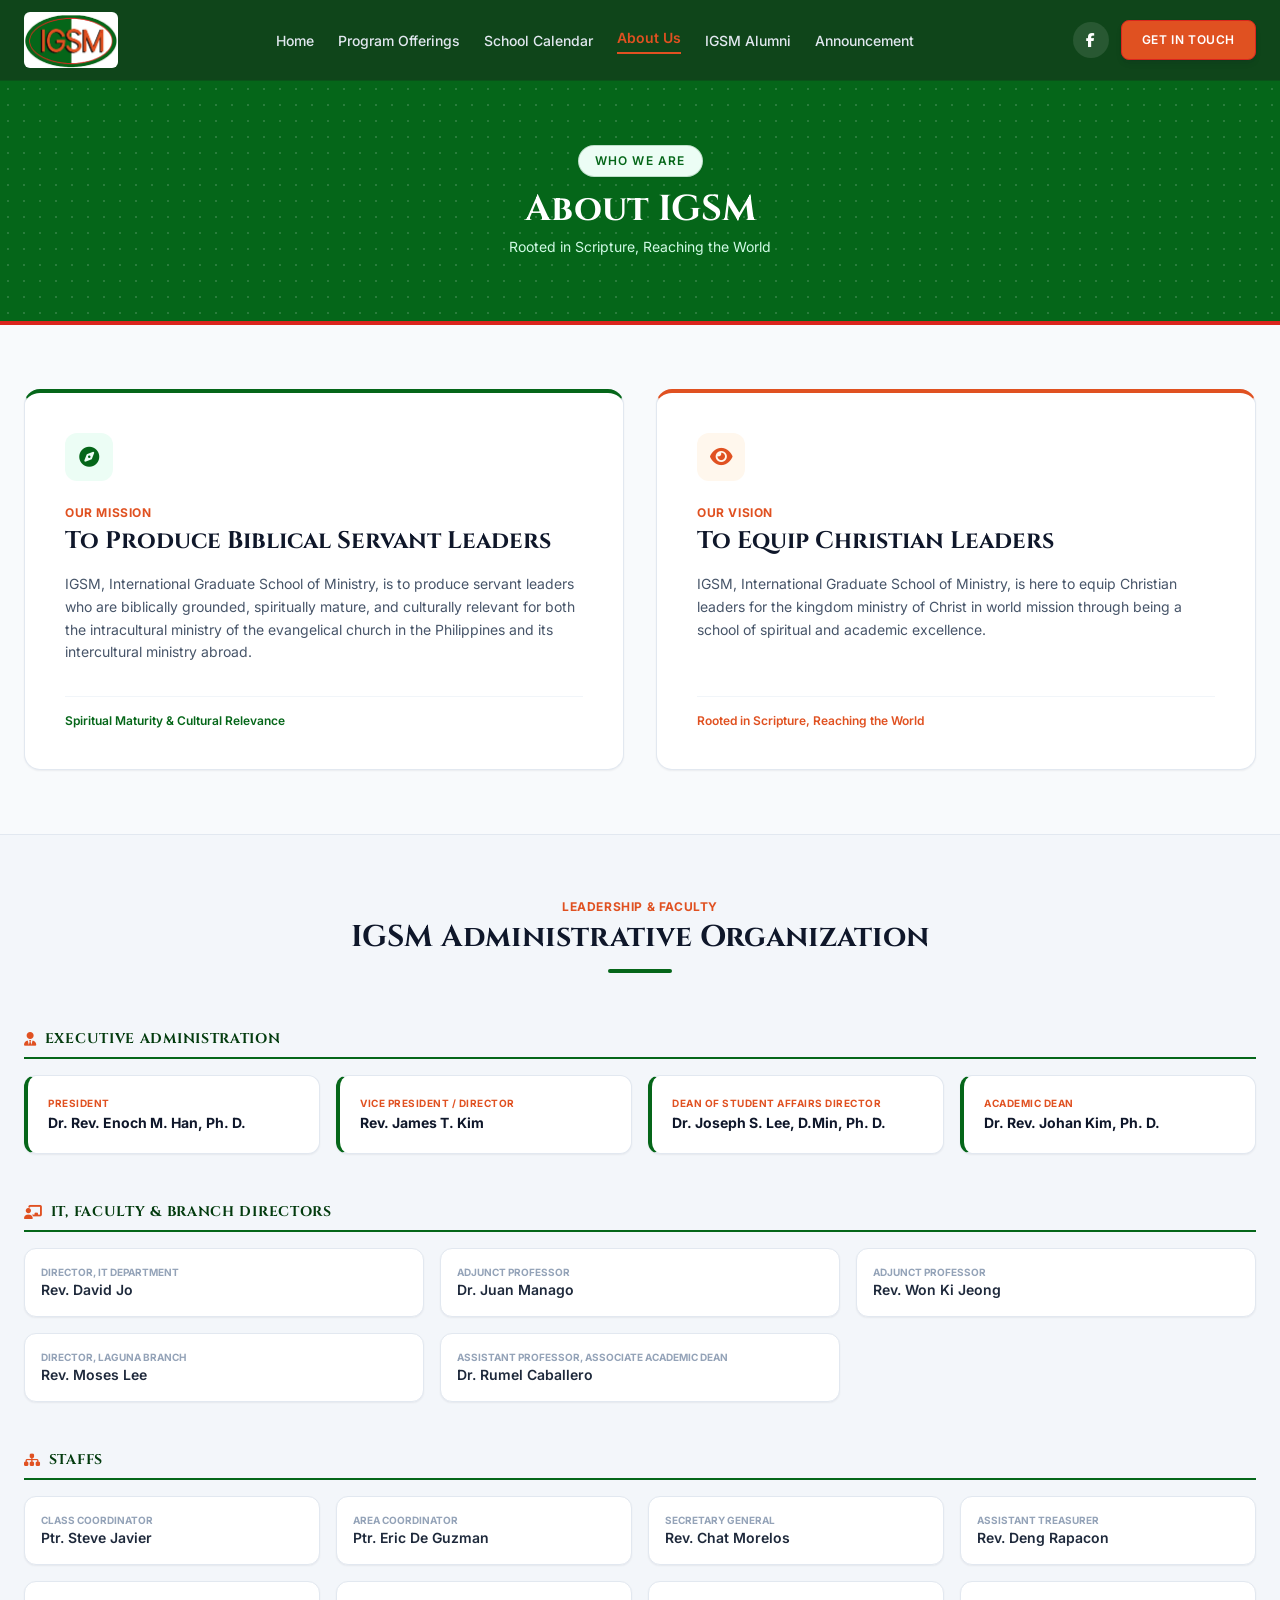
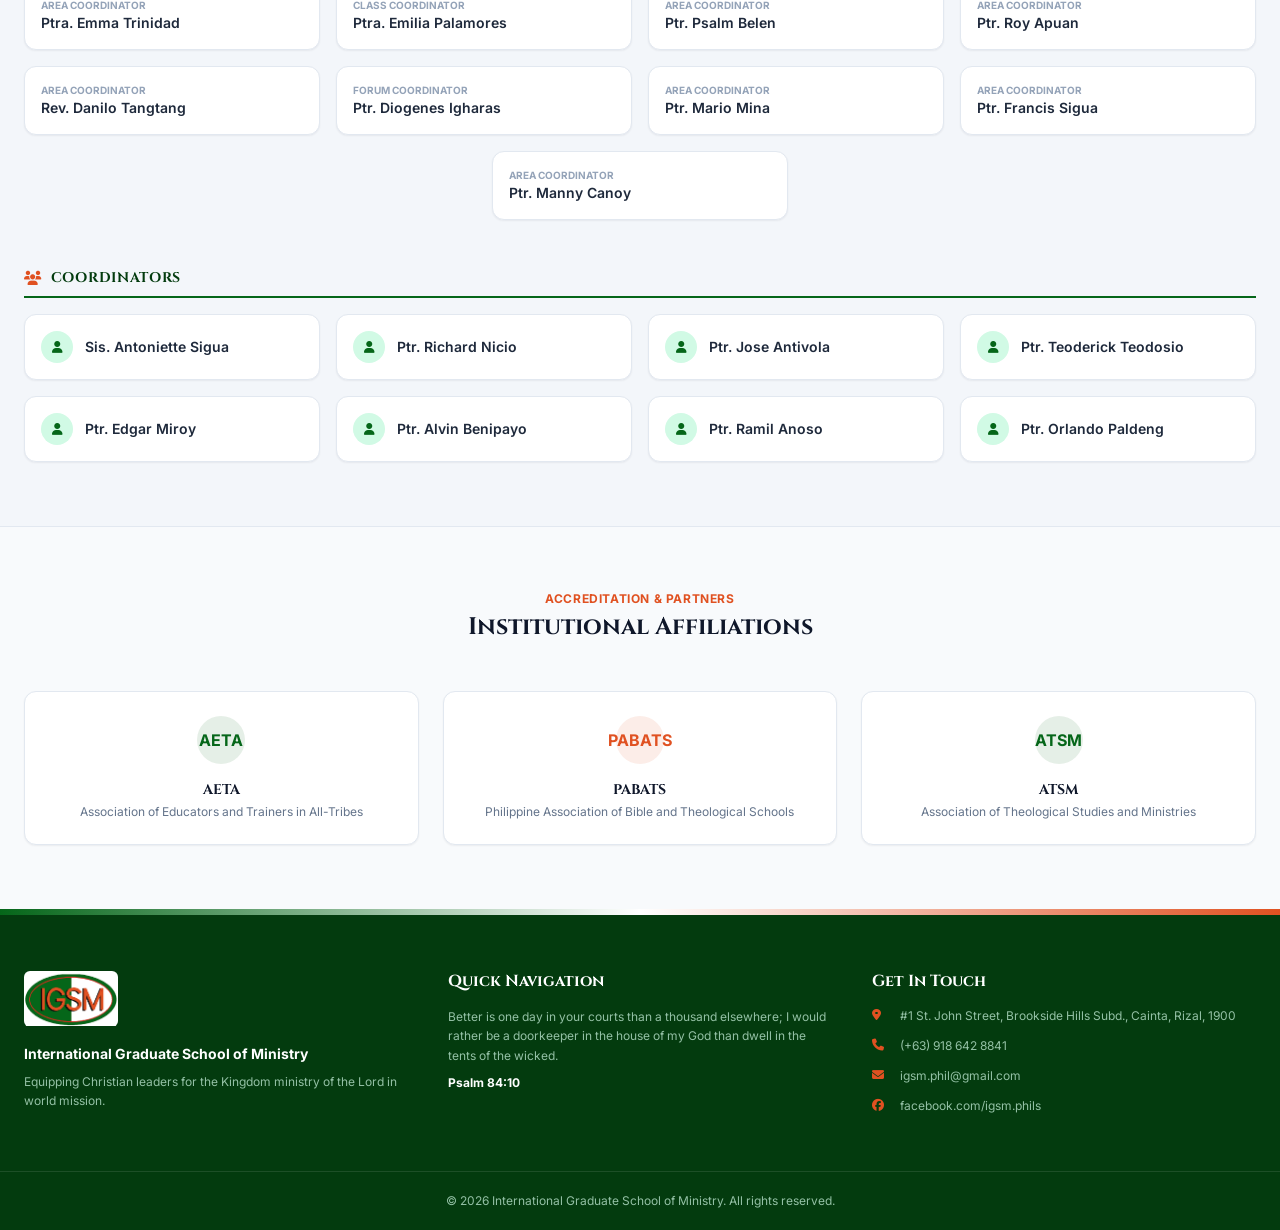
<file: about.html>
<!DOCTYPE html>
<html lang="en">

<head>
    <meta charset="UTF-8">
    <meta name="viewport" content="width=device-width, initial-scale=1.0">
    <title>About Us - International Graduate School of Ministry (IGSM)</title>
    <link rel="stylesheet" href="https://cdnjs.cloudflare.com/ajax/libs/font-awesome/6.4.0/css/all.min.css">
    <link rel="stylesheet" href="assets/style.css">
</head>

<body>

    <!-- Header / Navigation -->
    <header id="site-header" class="site-header">
        <div class="container header-inner">
            <a href="index.html" class="header-logo">
                <img src="assets/igsm%20logo.png" alt="IGSM Logo">
            </a>

            <nav class="main-nav">
                <a href="index.html">Home</a>
                <a href="programs.html">Program Offerings</a>
                <a href="calendar.html">School Calendar</a>
                <a href="about.html" class="is-active">About Us</a>
                <a href="alumni.html">IGSM Alumni</a>
                <a href="index.html#announcement">Announcement</a>
            </nav>

            <div class="header-actions">
                <a href="https://facebook.com/igsm.phils" target="_blank" rel="noopener" aria-label="Facebook"
                    class="header-social">
                    <i class="fa-brands fa-facebook-f"></i>
                </a>
                <a href="index.html#contact" class="header-cta"> Get in Touch</a>
                <button id="menu-toggle" type="button" class="menu-toggle" aria-label="Open menu"
                    aria-expanded="false" aria-controls="mobile-menu">
                    <i class="fa-solid fa-bars"></i>
                </button>
            </div>
        </div>

        <!-- Mobile Menu -->
        <nav id="mobile-menu" class="mobile-menu">
            <div class="container">
                <a href="index.html">Home</a>
                <a href="programs.html">Program Offerings</a>
                <a href="index.html#admission">Admission</a>
                <a href="calendar.html">School Calendar</a>
                <a href="about.html" class="is-active">About Us</a>
                <a href="alumni.html">IGSM Alumni</a>
                <a href="index.html#announcement">Announcement</a>
                <a href="index.html#contact" class="mobile-menu__cta">Get in Touch</a>
            </div>
        </nav>
    </header>

    <main>

        <!-- Page Header Banner -->
        <section class="page-banner">
            <div class="dots dots--strong"></div>
            <div class="container layer-top">
                <span class="badge">Who We Are</span>
                <h1>About IGSM</h1>
                <p>Rooted in Scripture, Reaching the World</p>
            </div>
        </section>

        <!-- Mission & Vision Cards -->
        <section class="section section--compact">
            <div class="container">
                <div class="grid grid--md-2">

                    <!-- Our Mission -->
                    <div class="card card--top-green card--stack about-vm-card">
                        <div>
                            <div class="icon-tile icon-tile--md icon-tile--soft">
                                <i class="fa-solid fa-compass"></i>
                            </div>
                            <span class="eyebrow about-eyebrow">Our Mission</span>
                            <h2 class="about-vm-card__title">To Produce Biblical Servant Leaders</h2>
                            <p class="card-text">
                                IGSM, International Graduate School of Ministry, is to produce servant leaders who are
                                biblically grounded, spiritually mature, and culturally relevant for both the intracultural
                                ministry of the evangelical church in the Philippines and its intercultural ministry abroad.
                            </p>
                        </div>
                        <div class="about-vm-card__foot">
                            <span>Spiritual Maturity &amp; Cultural Relevance</span>
                        </div>
                    </div>

                    <!-- Our Vision -->
                    <div class="card card--top-orange card--stack about-vm-card">
                        <div>
                            <div class="icon-tile icon-tile--md icon-tile--orange-soft">
                                <i class="fa-solid fa-eye"></i>
                            </div>
                            <span class="eyebrow about-eyebrow">Our Vision</span>
                            <h2 class="about-vm-card__title">To Equip Christian Leaders</h2>
                            <p class="card-text">
                                IGSM, International Graduate School of Ministry, is here to equip Christian leaders for the
                                kingdom ministry of Christ in world mission through being a school of spiritual and academic
                                excellence.
                            </p>
                        </div>
                        <div class="about-vm-card__foot about-vm-card__foot--orange">
                            <span>Rooted in Scripture, Reaching the World</span>
                        </div>
                    </div>

                </div>
            </div>
        </section>

        <!-- Administrative Organization / Leadership & Faculty -->
        <section class="section section--compact section--muted">
            <div class="container">
                <div class="section-head">
                    <span class="eyebrow about-eyebrow">Leadership &amp; Faculty</span>
                    <h2 class="section-title">IGSM Administrative Organization</h2>
                    <div class="divider divider--green about-divider"></div>
                </div>

                <!-- Executive Leadership -->
                <div class="about-group">
                    <h3 class="about-group__title">
                        <i class="fa-solid fa-user-tie"></i> Executive Administration
                    </h3>
                    <div class="grid grid--gap-sm grid--md-2 grid--lg-4">

                        <div class="about-person about-person--lead">
                            <span class="about-person__role">President</span>
                            <p class="about-person__name">Dr. Rev. Enoch M. Han, Ph. D.</p>
                        </div>

                        <div class="about-person about-person--lead">
                            <span class="about-person__role">Vice President / Director</span>
                            <p class="about-person__name">Rev. James T. Kim</p>
                        </div>

                        <div class="about-person about-person--lead">
                            <span class="about-person__role">Dean of Student Affairs Director</span>
                            <p class="about-person__name">Dr. Joseph S. Lee, D.Min, Ph. D.</p>
                        </div>

                        <div class="about-person about-person--lead">
                            <span class="about-person__role">Academic Dean</span>
                            <p class="about-person__name">Dr. Rev. Johan Kim, Ph. D.</p>
                        </div>

                    </div>
                </div>

                <!-- Department Directors & Faculty -->
                <div class="about-group">
                    <h3 class="about-group__title">
                        <i class="fa-solid fa-chalkboard-user"></i> IT, Faculty &amp; Branch Directors
                    </h3>
                    <div class="grid grid--gap-sm grid--md-2 grid--lg-3">

                        <div class="about-person">
                            <span class="about-person__role">Director, IT Department</span>
                            <p class="about-person__name">Rev. David Jo</p>
                        </div>

                        <div class="about-person">
                            <span class="about-person__role">Adjunct Professor</span>
                            <p class="about-person__name">Dr. Juan Manago</p>
                        </div>

                        <div class="about-person">
                            <span class="about-person__role">Adjunct Professor</span>
                            <p class="about-person__name">Rev. Won Ki Jeong</p>
                        </div>

                        <div class="about-person">
                            <span class="about-person__role">Director, Laguna Branch</span>
                            <p class="about-person__name">Rev. Moses Lee</p>
                        </div>

                        <div class="about-person">
                            <span class="about-person__role">Assistant Professor, Associate Academic Dean</span>
                            <p class="about-person__name">Dr. Rumel Caballero</p>
                        </div>

                    </div>
                </div>

                <!-- Staffs -->
                <div class="about-group">
                    <h3 class="about-group__title">
                        <i class="fa-solid fa-sitemap"></i> Staffs
                    </h3>
                    <div class="center-rows">

                        <div class="about-person">
                            <span class="about-person__role">Class Coordinator</span>
                            <p class="about-person__name">Ptr. Steve Javier</p>
                        </div>

                        <div class="about-person">
                            <span class="about-person__role">Area Coordinator</span>
                            <p class="about-person__name">Ptr. Eric De Guzman</p>
                        </div>

                        <div class="about-person">
                            <span class="about-person__role">Secretary General</span>
                            <p class="about-person__name">Rev. Chat Morelos</p>
                        </div>

                        <div class="about-person">
                            <span class="about-person__role">Assistant Treasurer</span>
                            <p class="about-person__name">Rev. Deng Rapacon</p>
                        </div>

                        <div class="about-person">
                            <span class="about-person__role">Area Coordinator</span>
                            <p class="about-person__name">Ptra. Emma Trinidad</p>
                        </div>

                        <div class="about-person">
                            <span class="about-person__role">Class Coordinator</span>
                            <p class="about-person__name">Ptra. Emilia Palamores</p>
                        </div>

                        <div class="about-person">
                            <span class="about-person__role">Area Coordinator</span>
                            <p class="about-person__name">Ptr. Psalm Belen</p>
                        </div>

                        <div class="about-person">
                            <span class="about-person__role">Area Coordinator</span>
                            <p class="about-person__name">Ptr. Roy Apuan</p>
                        </div>

                        <div class="about-person">
                            <span class="about-person__role">Area Coordinator</span>
                            <p class="about-person__name">Rev. Danilo Tangtang</p>
                        </div>

                        <div class="about-person">
                            <span class="about-person__role">Forum Coordinator</span>
                            <p class="about-person__name">Ptr. Diogenes Igharas</p>
                        </div>

                        <div class="about-person">
                            <span class="about-person__role">Area Coordinator</span>
                            <p class="about-person__name">Ptr. Mario Mina</p>
                        </div>

                        <div class="about-person">
                            <span class="about-person__role">Area Coordinator</span>
                            <p class="about-person__name">Ptr. Francis Sigua</p>
                        </div>

                        <div class="about-person">
                            <span class="about-person__role">Area Coordinator</span>
                            <p class="about-person__name">Ptr. Manny Canoy</p>
                        </div>

                    </div>
                </div>

                <!-- Coordinators -->
                <div class="about-group">
                    <h3 class="about-group__title">
                        <i class="fa-solid fa-users"></i> Coordinators
                    </h3>
                    <ul class="grid grid--gap-sm grid--sm-2 grid--lg-4">
                        <li class="about-person about-coord">
                            <span class="icon-tile icon-tile--sm icon-tile--round"><i class="fa-solid fa-user"></i></span>
                            Sis. Antoniette Sigua</li>
                        <li class="about-person about-coord">
                            <span class="icon-tile icon-tile--sm icon-tile--round"><i class="fa-solid fa-user"></i></span>
                            Ptr. Richard Nicio</li>
                        <li class="about-person about-coord">
                            <span class="icon-tile icon-tile--sm icon-tile--round"><i class="fa-solid fa-user"></i></span>
                            Ptr. Jose Antivola</li>
                        <li class="about-person about-coord">
                            <span class="icon-tile icon-tile--sm icon-tile--round"><i class="fa-solid fa-user"></i></span>
                            Ptr. Teoderick Teodosio</li>
                        <li class="about-person about-coord">
                            <span class="icon-tile icon-tile--sm icon-tile--round"><i class="fa-solid fa-user"></i></span>
                            Ptr. Edgar Miroy</li>
                        <li class="about-person about-coord">
                            <span class="icon-tile icon-tile--sm icon-tile--round"><i class="fa-solid fa-user"></i></span>
                            Ptr. Alvin Benipayo</li>
                        <li class="about-person about-coord">
                            <span class="icon-tile icon-tile--sm icon-tile--round"><i class="fa-solid fa-user"></i></span>
                            Ptr. Ramil Anoso</li>
                        <li class="about-person about-coord">
                            <span class="icon-tile icon-tile--sm icon-tile--round"><i class="fa-solid fa-user"></i></span>
                            Ptr. Orlando Paldeng</li>
                    </ul>
                </div>

            </div>
        </section>

        <!-- Institutional Affiliations -->
        <section class="section section--compact">
            <div class="container">
                <div class="section-head about-affil-head">
                    <span class="eyebrow about-eyebrow">Accreditation &amp; Partners</span>
                    <h2 class="section-title">Institutional Affiliations</h2>
                </div>

                <div class="grid grid--gap-md grid--md-3">

                    <div class="about-affil">
                        <div class="icon-tile icon-tile--md icon-tile--round about-affil__logo">
                            AETA
                        </div>
                        <h3>AETA</h3>
                        <p>Association of Educators and Trainers in All-Tribes</p>
                    </div>

                    <div class="about-affil">
                        <div class="icon-tile icon-tile--md icon-tile--round about-affil__logo about-affil__logo--orange">
                            PABATS
                        </div>
                        <h3>PABATS</h3>
                        <p>Philippine Association of Bible and Theological Schools</p>
                    </div>

                    <div class="about-affil">
                        <div class="icon-tile icon-tile--md icon-tile--round about-affil__logo">
                            ATSM
                        </div>
                        <h3>ATSM</h3>
                        <p>Association of Theological Studies and Ministries</p>
                    </div>

                </div>
            </div>
        </section>

    </main>

    <!-- Footer -->
    <footer class="site-footer">
        <div class="container footer-grid">
            <div>
                <img src="assets/igsm%20logo.png" alt="IGSM Logo" class="footer-logo">
                <p class="footer-name">International Graduate School of Ministry</p>
                <p class="footer-tagline">Equipping Christian leaders for the Kingdom ministry of the Lord in world
                    mission.</p>
            </div>

            <div>
                <h4 class="footer-title">Quick Navigation</h4>
                <figure class="footer-verse">
                    <blockquote>Better is one day in your courts than a thousand elsewhere; I would rather be a doorkeeper in the house of my God than dwell in the tents of the wicked.</blockquote>
                    <figcaption>Psalm 84:10</figcaption>
                </figure>
            </div>

            <div>
                <h4 class="footer-title">Get In Touch</h4>
                <ul class="footer-contact">
                    <li><i class="fa-solid fa-location-dot"></i>
                        #1 St. John Street, Brookside Hills Subd., Cainta, Rizal, 1900</li>
                    <li><i class="fa-solid fa-phone"></i>
                        <a href="tel:+639186428841">(+63) 918 642 8841</a></li>
                    <li><i class="fa-solid fa-envelope"></i>
                        <a href="mailto:igsm.phil@gmail.com">igsm.phil@gmail.com</a></li>
                    <li><i class="fa-brands fa-facebook"></i>
                        <a href="https://facebook.com/igsm.phils" target="_blank" rel="noopener">facebook.com/igsm.phils</a>
                    </li>
                </ul>
            </div>
        </div>
        <div class="footer-bottom">
            <p class="container">&copy; <span data-year>2026</span> International Graduate School of Ministry. All
                rights reserved.</p>
        </div>
    </footer>

    <script src="assets/main.js"></script>
</body>

</html>
</file>
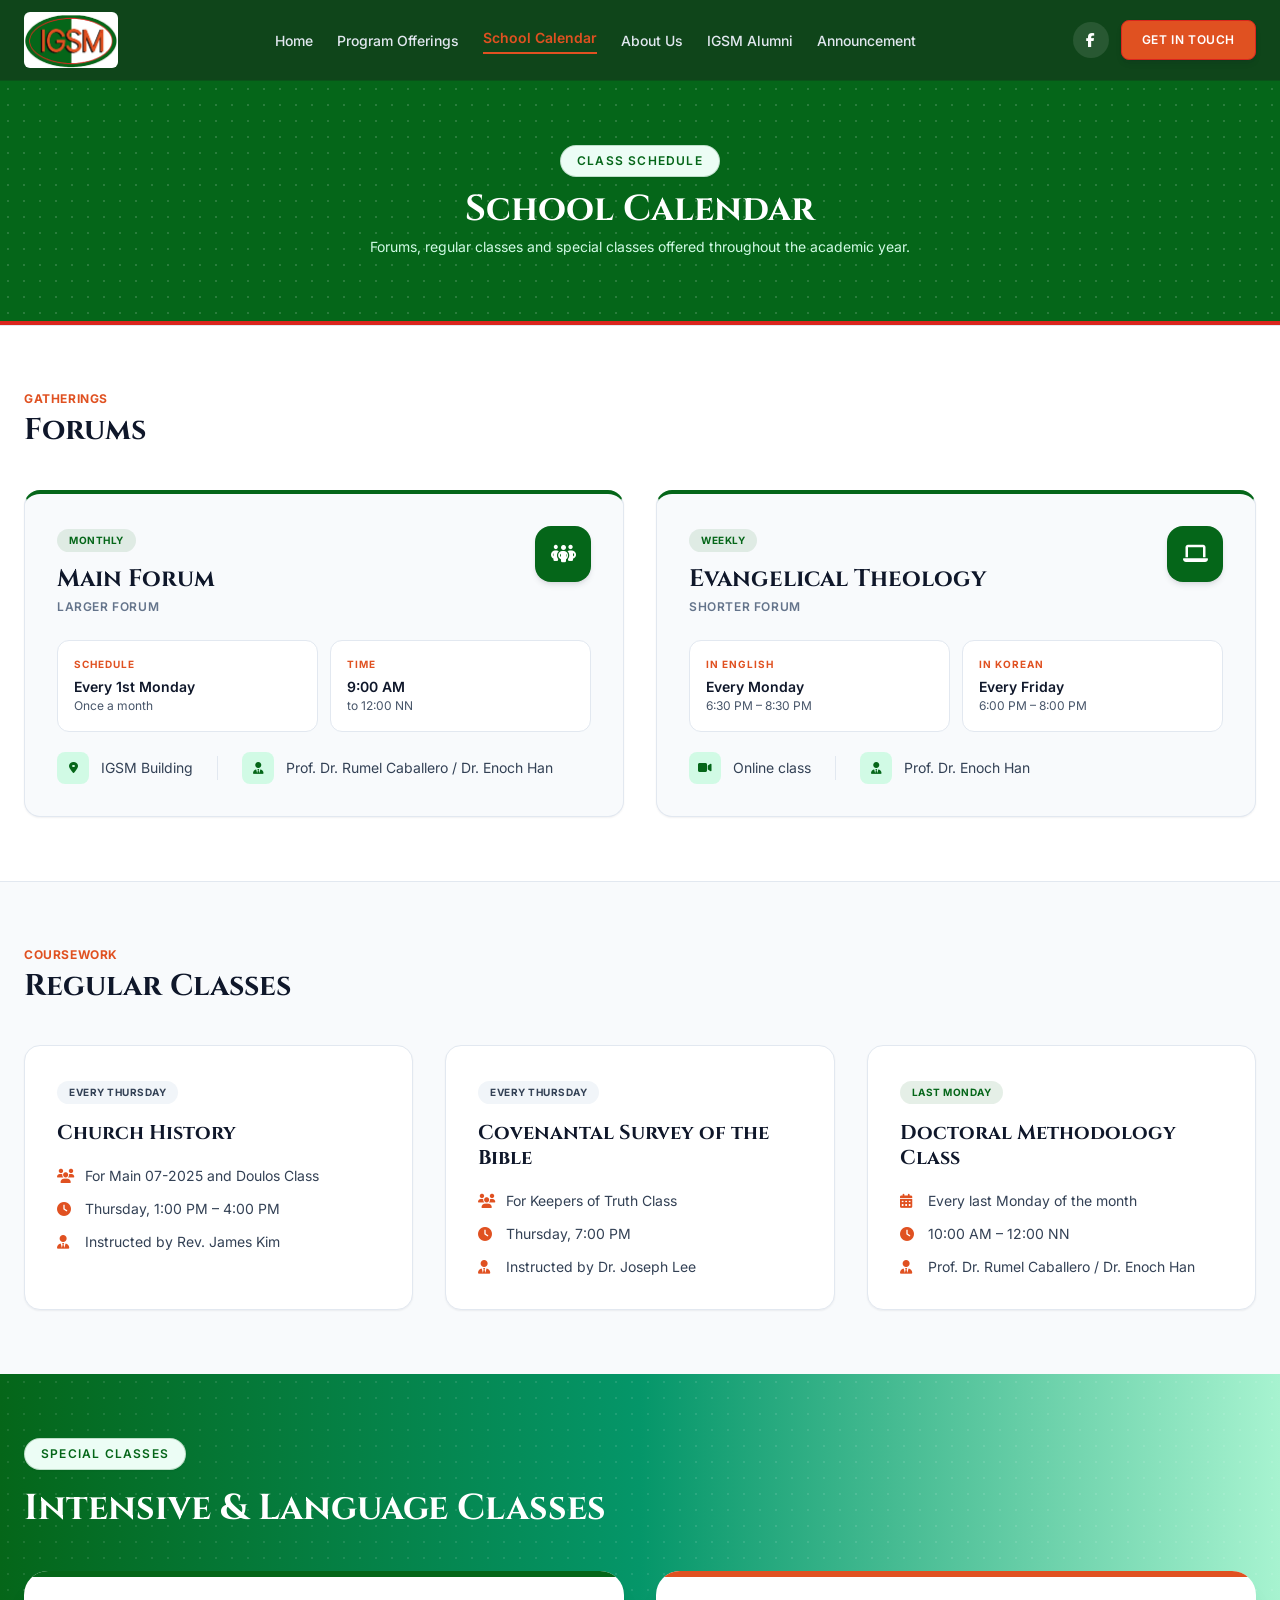
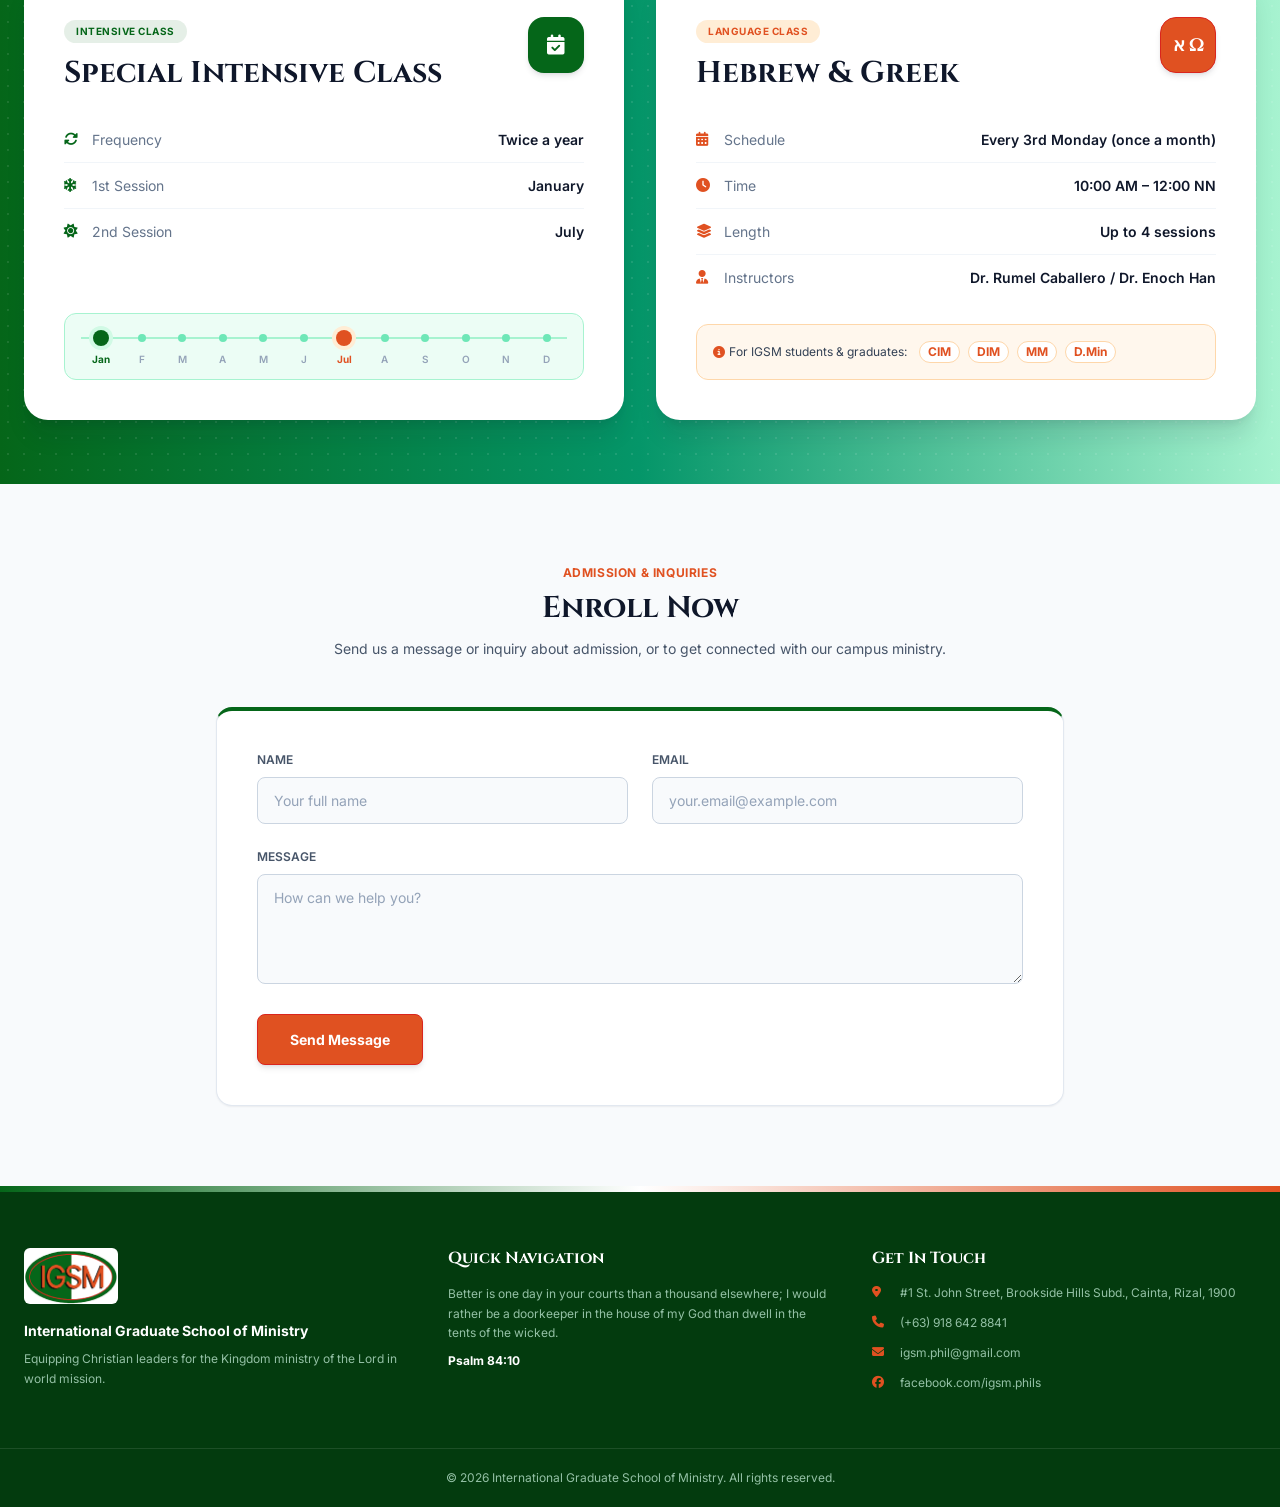
<file: calendar.html>
<!DOCTYPE html>
<html lang="en">

<head>
    <meta charset="UTF-8">
    <meta name="viewport" content="width=device-width, initial-scale=1.0">
    <title>School Calendar - International Graduate School of Ministry (IGSM)</title>
    <link rel="stylesheet" href="https://cdnjs.cloudflare.com/ajax/libs/font-awesome/6.4.0/css/all.min.css">
    <link rel="stylesheet" href="assets/style.css">
</head>

<body>

    <!-- Header / Navigation -->
    <header id="site-header" class="site-header">
        <div class="container header-inner">
            <a href="index.html" class="header-logo">
                <img src="assets/igsm%20logo.png" alt="IGSM Logo">
            </a>

            <nav class="main-nav">
                <a href="index.html">Home</a>
                <a href="programs.html">Program Offerings</a>
                <a href="calendar.html" class="is-active">School Calendar</a>
                <a href="about.html">About Us</a>
                <a href="alumni.html">IGSM Alumni</a>
                <a href="index.html#announcement">Announcement</a>
            </nav>

            <div class="header-actions">
                <a href="https://facebook.com/igsm.phils" target="_blank" rel="noopener" aria-label="Facebook"
                    class="header-social">
                    <i class="fa-brands fa-facebook-f"></i>
                </a>
                <a href="index.html#contact" class="header-cta">Get in Touch</a>
                <button id="menu-toggle" type="button" class="menu-toggle" aria-label="Open menu"
                    aria-expanded="false" aria-controls="mobile-menu">
                    <i class="fa-solid fa-bars"></i>
                </button>
            </div>
        </div>

        <!-- Mobile Menu -->
        <nav id="mobile-menu" class="mobile-menu">
            <div class="container">
                <a href="index.html">Home</a>
                <a href="programs.html">Program Offerings</a>
                <a href="calendar.html" class="is-active">School Calendar</a>
                <a href="about.html">About Us</a>
                <a href="alumni.html">IGSM Alumni</a>
                <a href="index.html#announcement">Announcement</a>
                <a href="index.html#contact" class="mobile-menu__cta">Get in Touch</a>
            </div>
        </nav>
    </header>

    <main>

        <!-- Page Header Banner -->
        <section class="page-banner">
            <div class="dots dots--strong"></div>
            <div class="container layer-top">
                <span class="badge">Class Schedule</span>
                <h1>School Calendar</h1>
                <p>Forums, regular classes and special classes offered throughout the academic year.</p>
            </div>
        </section>

        <!-- Forums -->
        <section class="section section--compact section--white">
            <div class="container">
                <div class="section-head section-head--flush cal-head">
                    <span class="eyebrow">Gatherings</span>
                    <h2 class="section-title">Forums</h2>
                </div>

                <div class="grid grid--lg-2">

                    <!-- Main Forum -->
                    <article class="card card--muted card--top-green card--stack">
                        <div class="card-head">
                            <div>
                                <span class="tag">Monthly</span>
                                <h3 class="card-head__title">Main Forum</h3>
                                <p class="card-head__sub">Larger Forum</p>
                            </div>
                            <div class="icon-tile icon-tile--lg icon-tile--solid">
                                <i class="fa-solid fa-people-group"></i>
                            </div>
                        </div>
                        <div class="info-boxes">
                            <div class="info-box">
                                <p class="info-box__label">Schedule</p>
                                <p class="info-box__main">Every 1st Monday</p>
                                <p class="info-box__sub">Once a month</p>
                            </div>
                            <div class="info-box">
                                <p class="info-box__label">Time</p>
                                <p class="info-box__main">9:00 AM</p>
                                <p class="info-box__sub">to 12:00 NN</p>
                            </div>
                        </div>
                        <div class="meta-row">
                            <span class="meta-row__item"><span class="icon-tile icon-tile--sm"><i
                                        class="fa-solid fa-location-dot"></i></span>IGSM Building</span>
                            <span class="meta-row__sep"></span>
                            <span class="meta-row__item"><span class="icon-tile icon-tile--sm"><i
                                        class="fa-solid fa-user-tie"></i></span>Prof. Dr. Rumel Caballero / Dr. Enoch Han</span>
                        </div>
                    </article>

                    <!-- Shorter Forum -->
                    <article class="card card--muted card--top-green card--stack">
                        <div class="card-head">
                            <div>
                                <span class="tag">Weekly</span>
                                <h3 class="card-head__title">Evangelical Theology</h3>
                                <p class="card-head__sub">Shorter Forum</p>
                            </div>
                            <div class="icon-tile icon-tile--lg icon-tile--solid">
                                <i class="fa-solid fa-laptop"></i>
                            </div>
                        </div>
                        <div class="info-boxes">
                            <div class="info-box">
                                <p class="info-box__label">In English</p>
                                <p class="info-box__main">Every Monday</p>
                                <p class="info-box__sub">6:30 PM – 8:30 PM</p>
                            </div>
                            <div class="info-box">
                                <p class="info-box__label">In Korean</p>
                                <p class="info-box__main">Every Friday</p>
                                <p class="info-box__sub">6:00 PM – 8:00 PM</p>
                            </div>
                        </div>
                        <div class="meta-row">
                            <span class="meta-row__item"><span class="icon-tile icon-tile--sm"><i
                                        class="fa-solid fa-video"></i></span>Online class</span>
                            <span class="meta-row__sep"></span>
                            <span class="meta-row__item"><span class="icon-tile icon-tile--sm"><i
                                        class="fa-solid fa-user-tie"></i></span>Prof. Dr. Enoch Han</span>
                        </div>
                    </article>

                </div>
            </div>
        </section>

        <!-- Regular Classes -->
        <section class="section section--compact">
            <div class="container">
                <div class="section-head section-head--flush cal-head">
                    <span class="eyebrow">Coursework</span>
                    <h2 class="section-title">Regular Classes</h2>
                </div>

                <div class="grid grid--md-2 grid--lg-3">

                    <!-- Church History -->
                    <article class="card card--hover">
                        <span class="tag tag--neutral">Every Thursday</span>
                        <h3 class="card-title cal-card-title">Church History</h3>
                        <ul class="icon-list">
                            <li><i class="fa-solid fa-users"></i>For Main 07-2025 and Doulos Class</li>
                            <li><i class="fa-solid fa-clock"></i>Thursday, 1:00 PM – 4:00 PM</li>
                            <li><i class="fa-solid fa-user-tie"></i>Instructed by Rev. James Kim</li>
                        </ul>
                    </article>

                    <!-- Covenantal Survey of the Bible -->
                    <article class="card card--hover">
                        <span class="tag tag--neutral">Every Thursday</span>
                        <h3 class="card-title cal-card-title">Covenantal Survey of the Bible</h3>
                        <ul class="icon-list">
                            <li><i class="fa-solid fa-users"></i>For Keepers of Truth Class</li>
                            <li><i class="fa-solid fa-clock"></i>Thursday, 7:00 PM</li>
                            <li><i class="fa-solid fa-user-tie"></i>Instructed by Dr. Joseph Lee</li>
                        </ul>
                    </article>

                    <!-- Doctoral Methodology Class -->
                    <article class="card card--hover">
                        <span class="tag">Last Monday</span>
                        <h3 class="card-title cal-card-title">Doctoral Methodology Class</h3>
                        <ul class="icon-list">
                            <li><i class="fa-solid fa-calendar-days"></i>Every last Monday of the month</li>
                            <li><i class="fa-solid fa-clock"></i>10:00 AM – 12:00 NN</li>
                            <li><i class="fa-solid fa-user-tie"></i>Prof. Dr. Rumel Caballero / Dr. Enoch Han</li>
                        </ul>
                    </article>

                </div>
            </div>
        </section>

        <!-- Special Classes -->
        <section class="section section--compact band">
            <div class="dots"></div>
            <div class="container layer-top">
                <div class="section-head section-head--flush section-head--light">
                    <span class="badge">Special Classes</span>
                    <h2 class="section-title section-title--lg">Intensive &amp; Language Classes</h2>
                </div>

                <div class="grid grid--lg-2">

                    <!-- Special Intensive Class -->
                    <article class="panel panel--strip">
                        <div class="panel-body">
                            <div class="card-head">
                                <div>
                                    <span class="tag">Intensive Class</span>
                                    <h3 class="card-head__title card-head__title--lg">Special Intensive Class</h3>
                                </div>
                                <div class="icon-tile icon-tile--lg icon-tile--solid">
                                    <i class="fa-solid fa-calendar-check"></i>
                                </div>
                            </div>

                            <dl class="detail-list detail-list--green">
                                <div>
                                    <dt><i class="fa-solid fa-rotate"></i>Frequency</dt>
                                    <dd>Twice a year</dd>
                                </div>
                                <div>
                                    <dt><i class="fa-solid fa-snowflake"></i>1st Session</dt>
                                    <dd>January</dd>
                                </div>
                                <div>
                                    <dt><i class="fa-solid fa-sun"></i>2nd Session</dt>
                                    <dd>July</dd>
                                </div>
                            </dl>

                            <!-- Year timeline: filled dots mark the months the class is held -->
                            <div class="note note--green cal-timeline">
                                <div class="cal-timeline__track">
                                    <div class="cal-timeline__line"></div>
                                    <ol class="cal-timeline__months">
                                        <li><span class="cal-timeline__dot cal-timeline__dot--held"></span><span class="cal-timeline__label">Jan</span></li>
                                        <li><span class="cal-timeline__dot"></span>F</li>
                                        <li><span class="cal-timeline__dot"></span>M</li>
                                        <li><span class="cal-timeline__dot"></span>A</li>
                                        <li><span class="cal-timeline__dot"></span>M</li>
                                        <li><span class="cal-timeline__dot"></span>J</li>
                                        <li><span class="cal-timeline__dot cal-timeline__dot--held cal-timeline__dot--orange"></span><span class="cal-timeline__label cal-timeline__label--orange">Jul</span></li>
                                        <li><span class="cal-timeline__dot"></span>A</li>
                                        <li><span class="cal-timeline__dot"></span>S</li>
                                        <li><span class="cal-timeline__dot"></span>O</li>
                                        <li><span class="cal-timeline__dot"></span>N</li>
                                        <li><span class="cal-timeline__dot"></span>D</li>
                                    </ol>
                                </div>
                            </div>
                        </div>
                    </article>

                    <!-- Hebrew & Greek -->
                    <article class="panel panel--strip panel--strip-orange">
                        <div class="panel-body">
                            <div class="card-head">
                                <div>
                                    <span class="tag tag--orange">Language Class</span>
                                    <h3 class="card-head__title card-head__title--lg">Hebrew &amp; Greek</h3>
                                </div>
                                <div class="icon-tile icon-tile--lg icon-tile--orange cal-glyph-tile" aria-hidden="true">
                                    א&thinsp;Ω
                                </div>
                            </div>

                            <dl class="detail-list">
                                <div>
                                    <dt><i class="fa-solid fa-calendar-days"></i>Schedule</dt>
                                    <dd>Every 3rd Monday (once a month)</dd>
                                </div>
                                <div>
                                    <dt><i class="fa-solid fa-clock"></i>Time</dt>
                                    <dd>10:00 AM – 12:00 NN</dd>
                                </div>
                                <div>
                                    <dt><i class="fa-solid fa-layer-group"></i>Length</dt>
                                    <dd>Up to 4 sessions</dd>
                                </div>
                                <div>
                                    <dt><i class="fa-solid fa-user-tie"></i>Instructors</dt>
                                    <dd>Dr. Rumel Caballero / Dr. Enoch Han</dd>
                                </div>
                            </dl>

                            <div class="note cal-pills">
                                <span class="cal-pills__lead"><i class="fa-solid fa-circle-info"></i>For IGSM students
                                    &amp; graduates:</span>
                                <span class="cal-pill">CIM</span>
                                <span class="cal-pill">DIM</span>
                                <span class="cal-pill">MM</span>
                                <span class="cal-pill">D.Min</span>
                            </div>
                        </div>
                    </article>

                </div>
            </div>
        </section>

        <!-- Admission / Join Our Service Form -->
        <section id="admission" class="section">
            <div id="contact" class="container container--sm">
                <div class="section-head cal-form-head">
                    <span class="eyebrow">Admission &amp; Inquiries</span>
                    <h2 class="section-title">Enroll Now</h2>
                    <p class="section-lead">Send us a message or inquiry about admission, or to get connected with our
                        campus ministry.</p>
                </div>

                <form action="#" method="POST" class="form-card">
                    <div class="form-row">
                        <div>
                            <label for="name" class="form-label">Name</label>
                            <input type="text" id="name" name="name" required placeholder="Your full name"
                                class="form-input">
                        </div>
                        <div>
                            <label for="email" class="form-label">Email</label>
                            <input type="email" id="email" name="email" required placeholder="your.email@example.com"
                                class="form-input">
                        </div>
                    </div>

                    <div>
                        <label for="message" class="form-label">Message</label>
                        <textarea id="message" name="message" rows="4" required placeholder="How can we help you?"
                            class="form-input"></textarea>
                    </div>

                    <button type="submit" class="btn btn--primary">Send Message</button>
                </form>
            </div>
        </section>

    </main>

    <!-- Footer -->
    <footer class="site-footer">
        <div class="container footer-grid">
            <div>
                <img src="assets/igsm%20logo.png" alt="IGSM Logo" class="footer-logo">
                <p class="footer-name">International Graduate School of Ministry</p>
                <p class="footer-tagline">Equipping Christian leaders for the Kingdom ministry of the Lord in world
                    mission.</p>
            </div>

            <div>
                <h4 class="footer-title">Quick Navigation</h4>
                <figure class="footer-verse">
                    <blockquote>Better is one day in your courts than a thousand elsewhere; I would rather be a doorkeeper in the house of my God than dwell in the tents of the wicked.</blockquote>
                    <figcaption>Psalm 84:10</figcaption>
                </figure>
            </div>

            <div>
                <h4 class="footer-title">Get In Touch</h4>
                <ul class="footer-contact">
                    <li><i class="fa-solid fa-location-dot"></i>
                        #1 St. John Street, Brookside Hills Subd., Cainta, Rizal, 1900</li>
                    <li><i class="fa-solid fa-phone"></i>
                        <a href="tel:+639186428841">(+63) 918 642 8841</a></li>
                    <li><i class="fa-solid fa-envelope"></i>
                        <a href="mailto:igsm.phil@gmail.com">igsm.phil@gmail.com</a></li>
                    <li><i class="fa-brands fa-facebook"></i>
                        <a href="https://facebook.com/igsm.phils" target="_blank" rel="noopener">facebook.com/igsm.phils</a>
                    </li>
                </ul>
            </div>
        </div>
        <div class="footer-bottom">
            <p class="container">&copy; <span data-year>2026</span> International Graduate School of Ministry. All
                rights reserved.</p>
        </div>
    </footer>

    <script src="assets/main.js"></script>
</body>

</html>
</file>
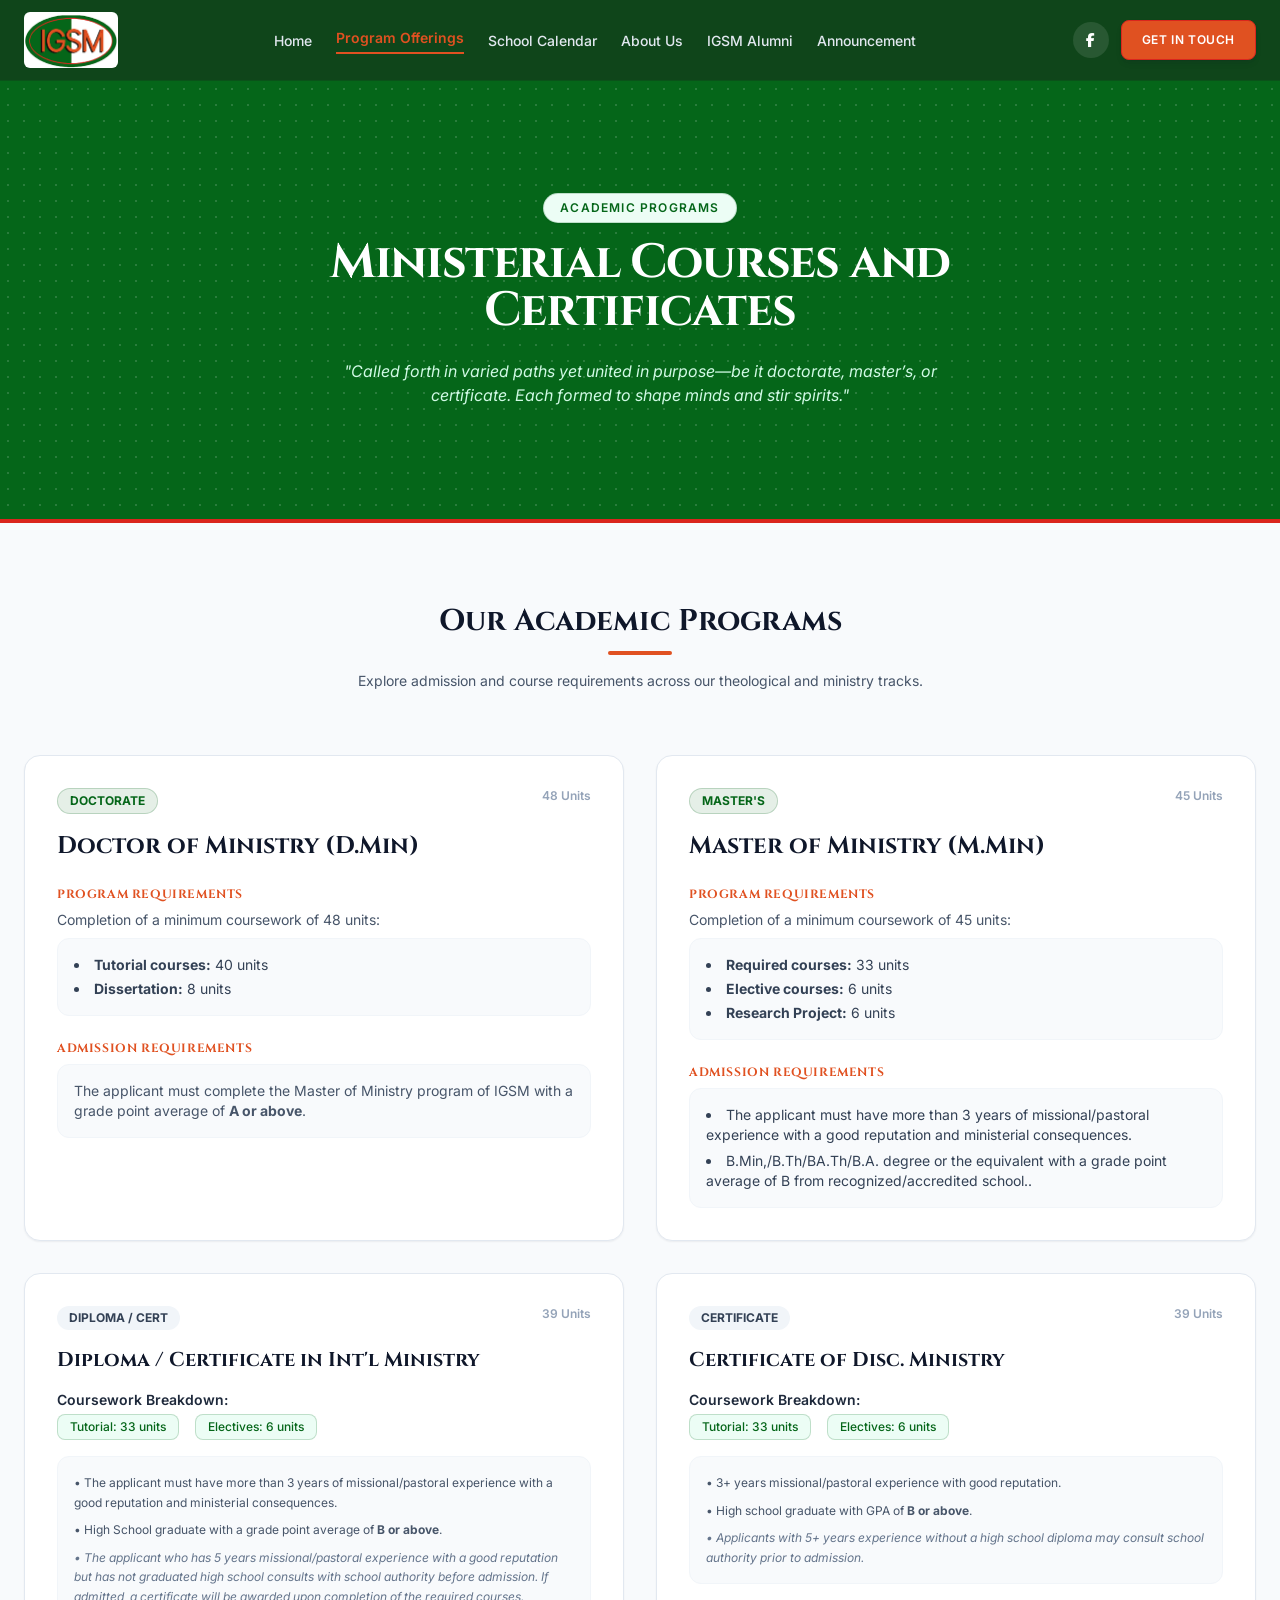
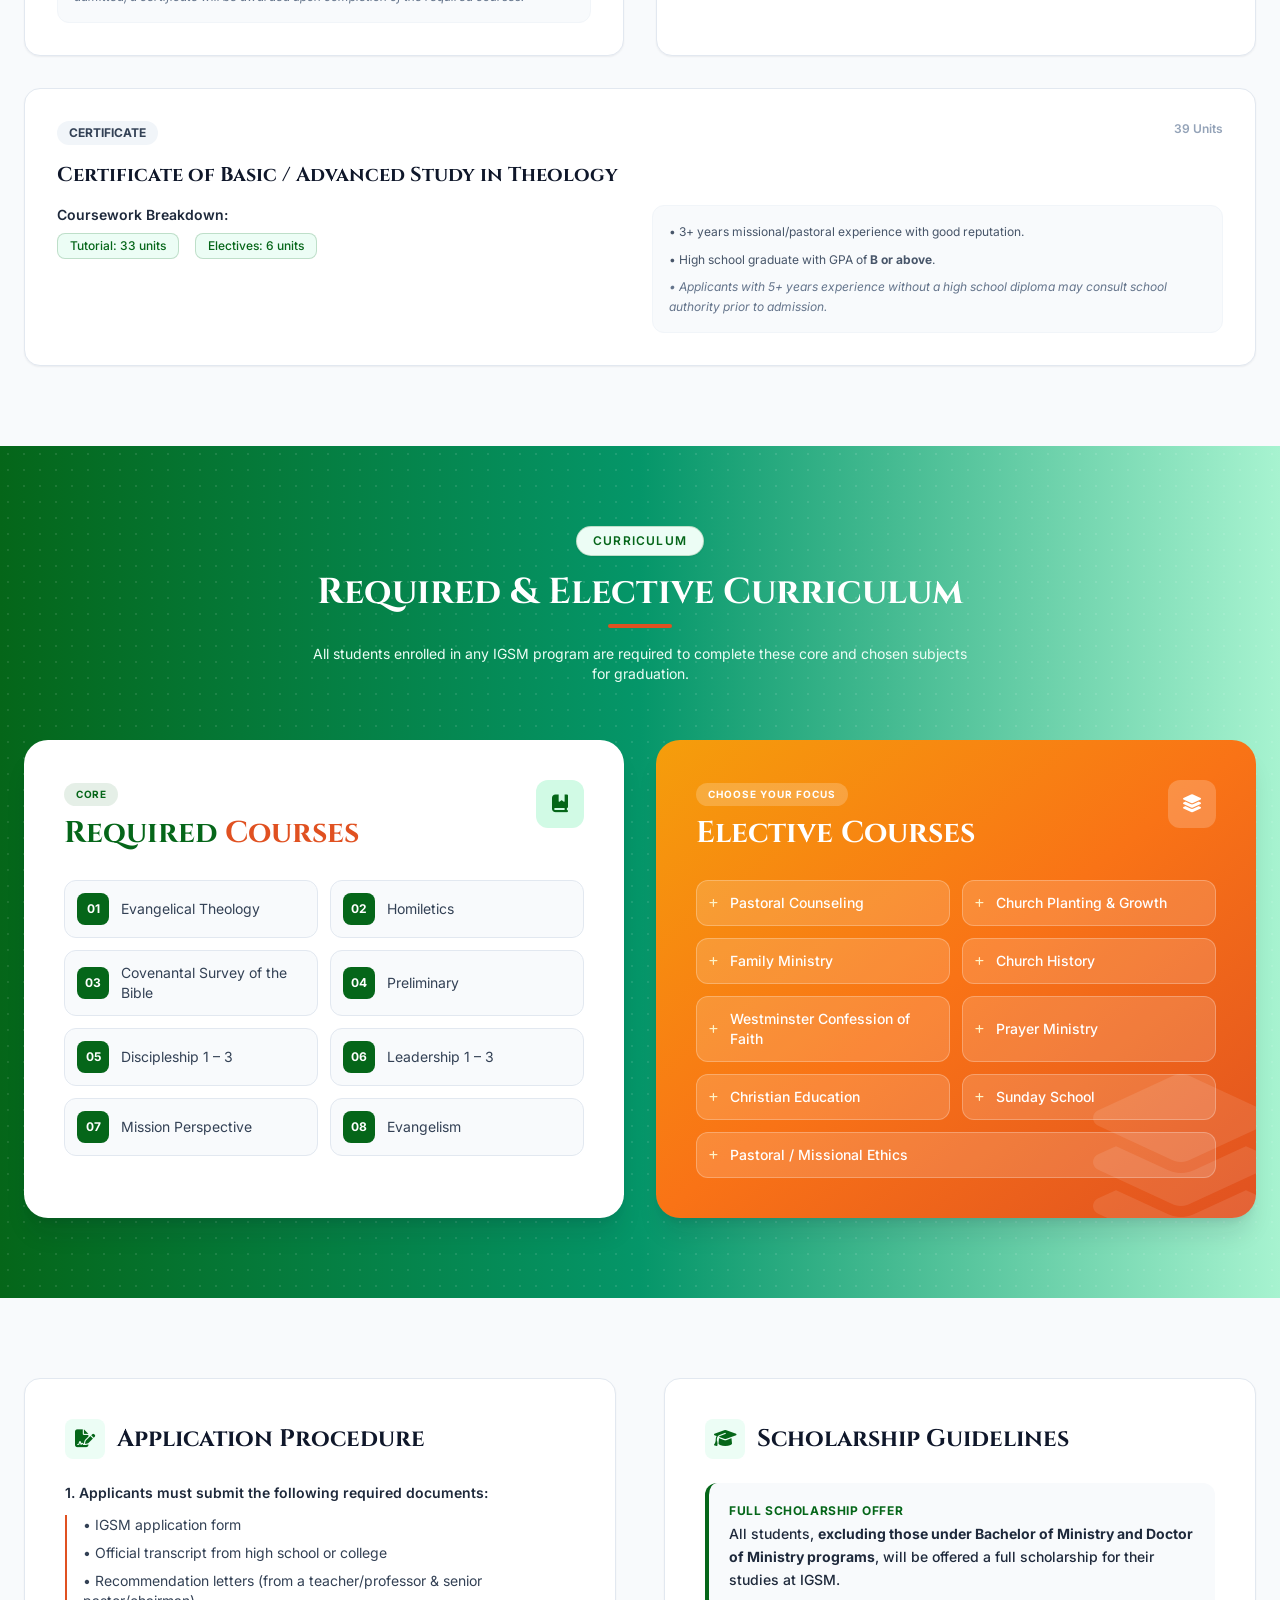
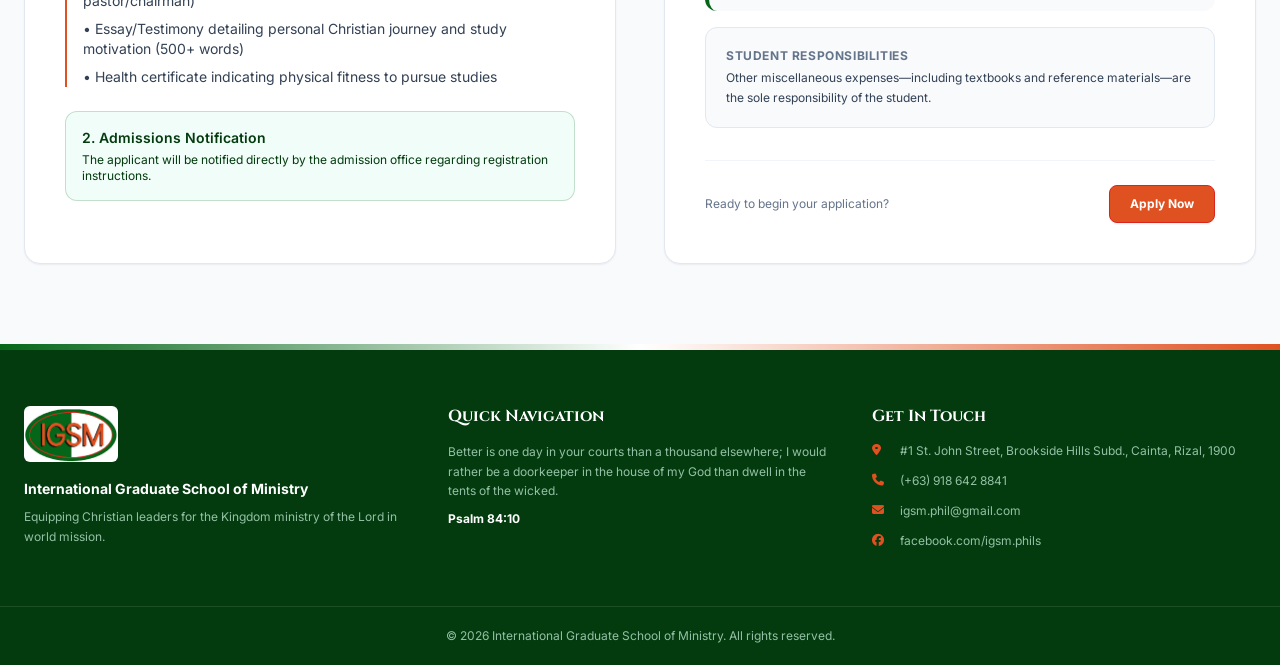
<file: programs.html>
<!DOCTYPE html>
<html lang="en">

<head>
    <meta charset="UTF-8">
    <meta name="viewport" content="width=device-width, initial-scale=1.0">
    <title>Program Offerings - International Graduate School of Ministry (IGSM)</title>
    <link rel="stylesheet" href="https://cdnjs.cloudflare.com/ajax/libs/font-awesome/6.4.0/css/all.min.css">
    <link rel="stylesheet" href="assets/style.css">
</head>

<body>

    <!-- Header / Navigation -->
    <header id="site-header" class="site-header">
        <div class="container header-inner">
            <a href="index.html" class="header-logo">
                <img src="assets/igsm%20logo.png" alt="IGSM Logo">
            </a>

            <nav class="main-nav">
                <a href="index.html">Home</a>
                <a href="programs.html" class="is-active">Program Offerings</a>
                <a href="calendar.html">School Calendar</a>
                <a href="about.html">About Us</a>
                <a href="alumni.html">IGSM Alumni</a>
                <a href="index.html#announcement">Announcement</a>
            </nav>

            <div class="header-actions">
                <a href="https://facebook.com/igsm.phils" target="_blank" rel="noopener" aria-label="Facebook"
                    class="header-social">
                    <i class="fa-brands fa-facebook-f"></i>
                </a>
                <a href="index.html#contact" class="header-cta"> Get in Touch</a>
                <button id="menu-toggle" type="button" class="menu-toggle" aria-label="Open menu"
                    aria-expanded="false" aria-controls="mobile-menu">
                    <i class="fa-solid fa-bars"></i>
                </button>
            </div>
        </div>

        <!-- Mobile Menu -->
        <nav id="mobile-menu" class="mobile-menu">
            <div class="container">
                <a href="index.html">Home</a>
                <a href="programs.html" class="is-active">Program Offerings</a>
                <a href="calendar.html">School Calendar</a>
                <a href="about.html">About Us</a>
                <a href="alumni.html">IGSM Alumni</a>
                <a href="index.html#announcement">Announcement</a>
                <a href="index.html#contact" class="mobile-menu__cta">Get in Touch</a>
            </div>
        </nav>
    </header>

    <main>

        <!-- Hero Banner -->
        <section class="page-banner page-banner--lg prog-banner">
            <div class="dots dots--strong"></div>
            <div class="container container--sm layer-top">
                <span class="badge">
                    Academic Programs
                </span>
                <h1>
                    Ministerial Courses and Certificates
                </h1>
                <p>
                    "Called forth in varied paths yet united in purpose—be it doctorate, master’s, or certificate. Each
                    formed to shape minds and stir spirits."
                </p>
            </div>
        </section>

        <!-- Degree Programs Section -->
        <section class="section">
            <div class="container">
                <div class="section-head prog-head">
                    <h2 class="section-title">Our Academic Programs</h2>
                    <div class="divider"></div>
                    <p class="section-lead">Explore admission and course requirements across our theological and
                        ministry tracks.</p>
                </div>

                <div class="grid grid--lg-2">

                    <!-- Doctor of Ministry -->
                    <div class="card card--stack prog-card prog-card--degree">
                        <div>
                            <div class="prog-card__top">
                                <span class="prog-level">Doctorate</span>
                                <span class="prog-units">48 Units</span>
                            </div>
                            <h3 class="prog-card__title">
                                Doctor of Ministry (D.Min)</h3>

                            <div class="prog-stack">
                                <div>
                                    <h4 class="eyebrow">Program
                                        Requirements</h4>
                                    <p class="prog-copy prog-intro">Completion of a minimum coursework of 48 units:
                                    </p>
                                    <ul class="prog-box prog-list">
                                        <li><strong>Tutorial courses:</strong> 40 units</li>
                                        <li><strong>Dissertation:</strong> 8 units</li>
                                    </ul>
                                </div>

                                <div>
                                    <h4 class="eyebrow">
                                        Admission Requirements</h4>
                                    <p class="prog-box prog-copy">
                                        The applicant must complete the Master of Ministry program of IGSM with a grade
                                        point average of <strong>A or above</strong>.
                                    </p>
                                </div>
                            </div>
                        </div>
                    </div>

                    <!-- Master of Ministry -->
                    <div class="card card--stack prog-card prog-card--degree">
                        <div>
                            <div class="prog-card__top">
                                <span class="prog-level">Master's</span>
                                <span class="prog-units">45 Units</span>
                            </div>
                            <h3 class="prog-card__title">
                                Master of Ministry (M.Min)</h3>

                            <div class="prog-stack">
                                <div>
                                    <h4 class="eyebrow">Program
                                        Requirements</h4>
                                    <p class="prog-copy prog-intro">Completion of a minimum coursework of 45 units:
                                    </p>
                                    <ul class="prog-box prog-list">
                                        <li><strong>Required courses:</strong> 33 units</li>
                                        <li><strong>Elective courses:</strong> 6 units</li>
                                        <li><strong>Research Project:</strong> 6 units</li>
                                    </ul>
                                </div>

                                <div>
                                    <h4 class="eyebrow">
                                        Admission Requirements</h4>
                                    <ul class="prog-box prog-list prog-list--loose">
                                        <li>The applicant must have more than 3 years of
                                            missional/pastoral experience with a good reputation
                                            and ministerial consequences.</li>
                                        <li>B.Min,/B.Th/BA.Th/B.A. degree or the equivalent with a
                                            grade point average of B from recognized/accredited
                                            school..</li>
                                    </ul>
                                </div>
                            </div>
                        </div>
                    </div>

                    <!-- Diploma / Cert in Int'l Ministry -->
                    <div class="card prog-card">
                        <div class="prog-card__top">
                            <span class="prog-level prog-level--neutral">Diploma
                                / Cert</span>
                            <span class="prog-units">39 Units</span>
                        </div>
                        <h3 class="prog-card__title prog-card__title--sm">Diploma / Certificate in Int'l Ministry</h3>

                        <div class="prog-details prog-copy">
                            <div>
                                <span class="prog-subhead">Coursework Breakdown:</span>
                                <div class="prog-chips">
                                    <span class="prog-chip">Tutorial:
                                        33 units</span>
                                    <span class="prog-chip">Electives:
                                        6 units</span>
                                </div>
                            </div>
                            <div class="prog-box prog-notes">
                                <p>• The applicant must have more than 3 years of
                                    missional/pastoral experience with a good reputation
                                    and ministerial consequences.</p>
                                <p>• High School graduate with a grade point average of <strong>B or above</strong>.</p>
                                <p class="prog-notes__aside">• The applicant who has 5 years missional/pastoral
                                    experience with a good reputation but has not
                                    graduated high school consults with school authority
                                    before admission. If admitted, a certificate will be
                                    awarded upon completion of the required courses.</p>
                            </div>
                        </div>
                    </div>

                    <!-- Certificate of Disc. Ministry -->
                    <div class="card prog-card">
                        <div class="prog-card__top">
                            <span class="prog-level prog-level--neutral">Certificate</span>
                            <span class="prog-units">39 Units</span>
                        </div>
                        <h3 class="prog-card__title prog-card__title--sm">Certificate of Disc. Ministry</h3>

                        <div class="prog-details prog-copy">
                            <div>
                                <span class="prog-subhead">Coursework Breakdown:</span>
                                <div class="prog-chips">
                                    <span class="prog-chip">Tutorial:
                                        33 units</span>
                                    <span class="prog-chip">Electives:
                                        6 units</span>
                                </div>
                            </div>
                            <div class="prog-box prog-notes">
                                <p>• 3+ years missional/pastoral experience with good reputation.</p>
                                <p>• High school graduate with GPA of <strong>B or above</strong>.</p>
                                <p class="prog-notes__aside">• Applicants with 5+ years experience without a high school
                                    diploma may consult school authority prior to admission.</p>
                            </div>
                        </div>
                    </div>

                    <!-- Certificate of Basic / Advanced Study in Theology -->
                    <div class="card prog-card span-lg-2">
                        <div class="prog-card__top">
                            <span class="prog-level prog-level--neutral">Certificate</span>
                            <span class="prog-units">39 Units</span>
                        </div>
                        <h3 class="prog-card__title prog-card__title--sm">Certificate of Basic / Advanced Study in Theology
                        </h3>

                        <div class="grid grid--md-2 grid--gap-md prog-copy">
                            <div>
                                <span class="prog-subhead prog-subhead--spaced">Coursework Breakdown:</span>
                                <div class="prog-chips">
                                    <span class="prog-chip">Tutorial:
                                        33 units</span>
                                    <span class="prog-chip">Electives:
                                        6 units</span>
                                </div>
                            </div>
                            <div class="prog-box prog-notes">
                                <p>• 3+ years missional/pastoral experience with good reputation.</p>
                                <p>• High school graduate with GPA of <strong>B or above</strong>.</p>
                                <p class="prog-notes__aside">• Applicants with 5+ years experience without a high school
                                    diploma may consult school authority prior to admission.</p>
                            </div>
                        </div>
                    </div>

                </div>
            </div>
        </section>

        <!-- Required and Elective Courses -->
        <section id="curriculum" class="section band">
            <div class="dots"></div>
            <div class="container layer-top">
                <div class="section-head section-head--light prog-curriculum-head">
                    <span class="badge">
                        Curriculum
                    </span>
                    <h2 class="section-title section-title--lg">Required &amp; Elective Curriculum</h2>
                    <div class="divider"></div>
                    <p class="section-lead">All students enrolled in any IGSM program are required to
                        complete these core and chosen subjects for graduation.</p>
                </div>

                <div class="grid grid--lg-2">

                    <!-- Required Courses -->
                    <div class="panel">
                        <div class="card-head prog-panel-head">
                            <div>
                                <span class="tag">Core</span>
                                <h3 class="prog-panel-title">
                                    <span>Required</span>
                                    <span>Courses</span>
                                </h3>
                            </div>
                            <div class="icon-tile icon-tile--md">
                                <i class="fa-solid fa-book-bookmark"></i>
                            </div>
                        </div>

                        <ol class="prog-courses">
                            <li class="prog-course">
                                <span class="prog-course__num">01</span>
                                Evangelical Theology
                            </li>
                            <li class="prog-course">
                                <span class="prog-course__num">02</span>
                                Homiletics
                            </li>
                            <li class="prog-course">
                                <span class="prog-course__num">03</span>
                                Covenantal Survey of the Bible
                            </li>
                            <li class="prog-course">
                                <span class="prog-course__num">04</span>
                                Preliminary
                            </li>
                            <li class="prog-course">
                                <span class="prog-course__num">05</span>
                                Discipleship 1 – 3
                            </li>
                            <li class="prog-course">
                                <span class="prog-course__num">06</span>
                                Leadership 1 – 3
                            </li>
                            <li class="prog-course">
                                <span class="prog-course__num">07</span>
                                Mission Perspective
                            </li>
                            <li class="prog-course">
                                <span class="prog-course__num">08</span>
                                Evangelism
                            </li>
                        </ol>
                    </div>

                    <!-- Elective Courses -->
                    <div class="panel panel--orange">
                        <i class="fa-solid fa-layer-group panel-watermark"></i>
                        <div class="card-head prog-panel-head">
                            <div>
                                <span class="tag tag--glass">Choose
                                    Your Focus</span>
                                <h3 class="prog-panel-title">Elective Courses</h3>
                            </div>
                            <div class="icon-tile icon-tile--md icon-tile--glass">
                                <i class="fa-solid fa-layer-group"></i>
                            </div>
                        </div>

                        <ul class="prog-courses prog-courses--electives">
                            <li class="prog-elective">
                                <i class="fa-solid fa-plus"></i> Pastoral Counseling
                            </li>
                            <li class="prog-elective">
                                <i class="fa-solid fa-plus"></i> Church Planting &amp; Growth
                            </li>
                            <li class="prog-elective">
                                <i class="fa-solid fa-plus"></i> Family Ministry
                            </li>
                            <li class="prog-elective">
                                <i class="fa-solid fa-plus"></i> Church History
                            </li>
                            <li class="prog-elective">
                                <i class="fa-solid fa-plus"></i> Westminster Confession of
                                Faith
                            </li>
                            <li class="prog-elective">
                                <i class="fa-solid fa-plus"></i> Prayer Ministry
                            </li>
                            <li class="prog-elective">
                                <i class="fa-solid fa-plus"></i> Christian Education
                            </li>
                            <li class="prog-elective">
                                <i class="fa-solid fa-plus"></i> Sunday School
                            </li>
                            <li class="prog-elective prog-elective--wide">
                                <i class="fa-solid fa-plus"></i> Pastoral / Missional Ethics
                            </li>
                        </ul>
                    </div>

                </div>
            </div>
        </section>

        <!-- Application Procedure & Scholarship Section -->
        <section class="section">
            <div class="container">
                <div class="grid grid--lg-2 prog-split">

                    <!-- Application Procedure -->
                    <div class="card prog-card--roomy">
                        <div class="prog-card-head">
                            <div class="icon-tile icon-tile--soft">
                                <i class="fa-solid fa-file-signature"></i>
                            </div>
                            <h3>Application Procedure</h3>
                        </div>

                        <div class="prog-stack prog-copy">
                            <div>
                                <p class="prog-step">1. Applicants must submit the following
                                    required documents:</p>
                                <ul class="prog-docs">
                                    <li>• IGSM application form</li>
                                    <li>• Official transcript from high school or college</li>
                                    <li>• Recommendation letters (from a teacher/professor & senior pastor/chairman)</li>
                                    <li>• Essay/Testimony detailing personal Christian journey and study motivation (500+
                                        words)</li>
                                    <li>• Health certificate indicating physical fitness to pursue studies</li>
                                </ul>
                            </div>

                            <div class="prog-notice">
                                <p class="prog-notice__title">2. Admissions Notification</p>
                                <p class="prog-notice__text">The applicant will be notified directly by the admission office regarding
                                    registration instructions.</p>
                            </div>
                        </div>
                    </div>

                    <!-- Scholarship Guidelines -->
                    <div class="card card--stack prog-card--roomy">
                        <div>
                            <div class="prog-card-head">
                                <div class="icon-tile icon-tile--soft">
                                    <i class="fa-solid fa-graduation-cap"></i>
                                </div>
                                <h3>Scholarship Guidelines</h3>
                            </div>

                            <div class="prog-details prog-copy">
                                <div class="prog-highlight prog-highlight--accent">
                                    <span class="prog-highlight__label">Full
                                        Scholarship Offer</span>
                                    <p class="prog-highlight__text">
                                        All students, <strong>excluding those under Bachelor of Ministry and Doctor of
                                            Ministry programs</strong>, will be offered a full scholarship for their studies
                                        at IGSM.
                                    </p>
                                </div>

                                <div class="prog-highlight">
                                    <span class="prog-highlight__label prog-highlight__label--muted">Student
                                        Responsibilities</span>
                                    <p class="prog-highlight__text prog-highlight__text--sm">
                                        Other miscellaneous expenses—including textbooks and reference materials—are the
                                        sole responsibility of the student.
                                    </p>
                                </div>
                            </div>
                        </div>

                        <div class="prog-apply">
                            <span>Ready to begin your application?</span>
                            <a href="index.html#contact" class="btn btn--primary btn--xs">Apply
                                Now</a>
                        </div>
                    </div>

                </div>
            </div>
        </section>

    </main>

    <!-- Footer -->
    <footer class="site-footer">
        <div class="container footer-grid">
            <div>
                <img src="assets/igsm%20logo.png" alt="IGSM Logo" class="footer-logo">
                <p class="footer-name">International Graduate School of Ministry</p>
                <p class="footer-tagline">Equipping Christian leaders for the Kingdom ministry of the Lord in world
                    mission.</p>
            </div>

            <div>
                <h4 class="footer-title">Quick Navigation</h4>
                <figure class="footer-verse">
                    <blockquote>Better is one day in your courts than a thousand elsewhere; I would rather be a doorkeeper in the house of my God than dwell in the tents of the wicked.</blockquote>
                    <figcaption>Psalm 84:10</figcaption>
                </figure>
            </div>

            <div>
                <h4 class="footer-title">Get In Touch</h4>
                <ul class="footer-contact">
                    <li><i class="fa-solid fa-location-dot"></i>
                        #1 St. John Street, Brookside Hills Subd., Cainta, Rizal, 1900</li>
                    <li><i class="fa-solid fa-phone"></i>
                        <a href="tel:+639186428841">(+63) 918 642 8841</a></li>
                    <li><i class="fa-solid fa-envelope"></i>
                        <a href="mailto:igsm.phil@gmail.com">igsm.phil@gmail.com</a></li>
                    <li><i class="fa-brands fa-facebook"></i>
                        <a href="https://facebook.com/igsm.phils" target="_blank" rel="noopener">facebook.com/igsm.phils</a>
                    </li>
                </ul>
            </div>
        </div>
        <div class="footer-bottom">
            <p class="container">&copy; <span data-year>2026</span> International Graduate School of Ministry. All
                rights reserved.</p>
        </div>
    </footer>

    <script src="assets/main.js"></script>
</body>

</html>
</file>
<file: assets/style.css>
@import url('https://fonts.googleapis.com/css2?family=Cinzel:wght@500;700&family=Cormorant+Garamond:ital,wght@0,500;1,500&family=Inter:wght@300;400;500;600;700&display=swap');

:root {
    /* Brand */
    --green: #056619;
    --orange: #E05121;
    --red: #DA251D;
    --dark: #033B0E;

    /* Neutrals */
    --slate-50: #f8fafc;
    --slate-100: #f1f5f9;
    --slate-200: #e2e8f0;
    --slate-300: #cbd5e1;
    --slate-400: #94a3b8;
    --slate-500: #64748b;
    --slate-600: #475569;
    --slate-700: #334155;
    --slate-800: #1e293b;
    --slate-900: #0f172a;

    /* Tints */
    --emerald-50: #ecfdf5;
    --emerald-100: #d1fae5;
    --emerald-200: #a7f3d0;
    --emerald-300: #6ee7b7;
    --emerald-600: #059669;
    --orange-50: #fff7ed;
    --orange-100: #ffedd5;
    --orange-200: #fed7aa;
    --orange-500: #f97316;
    --amber-100: #fef3c7;
    --amber-200: #fde68a;
    --amber-500: #f59e0b;

    /* Fonts */
    --font-body: 'Inter', sans-serif;
    --font-heading: 'Cinzel', serif;
    --font-quote: 'Cormorant Garamond', serif;

    /* Shadows */
    --shadow-sm: 0 1px 2px rgba(15, 23, 42, 0.06);
    --shadow-md: 0 4px 6px -1px rgba(15, 23, 42, 0.1), 0 2px 4px -2px rgba(15, 23, 42, 0.1);
    --shadow-lg: 0 10px 15px -3px rgba(15, 23, 42, 0.1), 0 4px 6px -4px rgba(15, 23, 42, 0.1);
    --shadow-xl: 0 20px 25px -5px rgba(15, 23, 42, 0.1), 0 8px 10px -6px rgba(15, 23, 42, 0.1);
    --shadow-2xl: 0 25px 50px -12px rgba(15, 23, 42, 0.25);

    --ease: 150ms cubic-bezier(0.4, 0, 0.2, 1);
}


*,
*::before,
*::after {
    box-sizing: border-box;
    margin: 0;
    padding: 0;
    border: 0 solid var(--slate-200);
}

/* Smooth scrolling for in-page links; offset so the sticky header doesn't cover section titles */
html {
    scroll-behavior: smooth;
    scroll-padding-top: 5rem;
    -webkit-text-size-adjust: 100%;
}

body {
    display: flex;
    flex-direction: column;
    min-height: 100vh;
    font-family: var(--font-body);
    line-height: 1.5;
    color: var(--slate-800);
    background: var(--slate-50);
    -webkit-font-smoothing: antialiased;
    -moz-osx-font-smoothing: grayscale;
}

main {
    flex-grow: 1;
}

h1,
h2,
h3,
h4 {
    font-family: var(--font-heading);
    font-size: inherit;
    font-weight: 700;
    line-height: 1.25;
}

img {
    display: block;
    max-width: 100%;
}

a {
    color: inherit;
    text-decoration: none;
}

ul,
ol {
    list-style: none;
}

button,
input,
textarea {
    font: inherit;
    color: inherit;
    background: none;
}

button {
    cursor: pointer;
}

strong {
    font-weight: 700;
}

.serif-font {
    font-family: var(--font-heading);
}

.is-hidden {
    display: none !important;
}


.container {
    width: 100%;
    max-width: 80rem;
    margin: 0 auto;
    padding: 0 1.5rem;
}

.container--md {
    max-width: 64rem;
}

.container--sm {
    max-width: 56rem;
}

.section {
    padding: 5rem 0;
}

.section--compact {
    padding: 4rem 0;
}

.section--white {
    background: #fff;
    border-top: 1px solid var(--slate-200);
    border-bottom: 1px solid var(--slate-200);
}

.section--muted {
    background: rgba(241, 245, 249, 0.7);
    border-top: 1px solid var(--slate-200);
    border-bottom: 1px solid var(--slate-200);
}

/* Anything that sits above a decorative background layer */
.layer-top {
    position: relative;
    z-index: 1;
}

.grid {
    display: grid;
    grid-template-columns: 1fr;
    gap: 2rem;
}

.grid--gap-md {
    gap: 1.5rem;
}

.grid--gap-sm {
    gap: 1rem;
}

@media (min-width: 640px) {
    .grid--sm-2 {
        grid-template-columns: repeat(2, 1fr);
    }
}

@media (min-width: 768px) {
    .grid--md-2 {
        grid-template-columns: repeat(2, 1fr);
    }

    .grid--md-3 {
        grid-template-columns: repeat(3, 1fr);
    }
}

@media (min-width: 1024px) {
    .grid--lg-2 {
        grid-template-columns: repeat(2, 1fr);
    }

    .grid--lg-3 {
        grid-template-columns: repeat(3, 1fr);
    }

    .grid--lg-4 {
        grid-template-columns: repeat(4, 1fr);
    }

    .grid--lg-5 {
        grid-template-columns: repeat(5, 1fr);
    }

    .span-lg-2 {
        grid-column: span 2;
    }
}

.center-rows {
    display: flex;
    flex-wrap: wrap;
    justify-content: center;
    gap: 1rem;
}

.center-rows > * {
    width: 100%;
}

@media (min-width: 640px) {
    .center-rows > * {
        width: calc(50% - 0.5rem);
    }
}

@media (min-width: 1024px) {
    .center-rows > * {
        width: calc(25% - 0.75rem);
    }
}

.center-rows--gap-lg {
    gap: 1.5rem;
}

@media (min-width: 640px) {
    .center-rows--gap-lg > * {
        width: calc(50% - 0.75rem);
    }
}

@media (min-width: 768px) {
    .center-rows--gap-lg > * {
        width: calc(33.333% - 1rem);
    }
}

@media (min-width: 1024px) {
    .center-rows--gap-lg > * {
        width: calc(25% - 1.125rem);
    }
}


.dots {
    position: absolute;
    inset: 0;
    opacity: 0.1;
    background-image: radial-gradient(#fff 1px, transparent 1px);
    background-size: 16px 16px;
    pointer-events: none;
}

.dots--strong {
    opacity: 0.15;
}

/* Green gradient band: vertical on phones, dark-to-light left-to-right on desktop */
.band {
    position: relative;
    overflow: hidden;
    background: linear-gradient(to bottom, var(--green), var(--emerald-600));
}

@media (min-width: 1024px) {
    .band {
        background: linear-gradient(to right, var(--green), var(--emerald-600), var(--emerald-200));
    }
}

/* Same band, light-to-dark (used behind white text on the right) */
.band--reverse {
    background: linear-gradient(to bottom, var(--emerald-600), var(--green));
}

@media (min-width: 1024px) {
    .band--reverse {
        background: linear-gradient(to right, var(--emerald-200), var(--emerald-600), var(--green));
    }
}

.band--dark {
    background: var(--dark);
    color: #fff;
}

/* --- Section headings --- */

.section-head {
    max-width: 42rem;
    margin: 0 auto 3.5rem;
    text-align: center;
}

.section-head--flush {
    margin-bottom: 2.5rem;
    text-align: left;
    max-width: none;
}

/* Title on the left, short intro on the right (stacked on phones) */
.section-head--split {
    display: flex;
    flex-direction: column;
    gap: 1rem;
    max-width: none;
    margin-bottom: 2.5rem;
    text-align: left;
}

.section-head--split p {
    max-width: 36rem;
}

@media (min-width: 768px) {
    .section-head--split {
        flex-direction: row;
        align-items: flex-end;
        justify-content: space-between;
    }
}

.section-head--light {
    color: #fff;
}

.eyebrow {
    display: block;
    margin-bottom: 0.5rem;
    font-size: 0.75rem;
    font-weight: 700;
    letter-spacing: 0.05em;
    text-transform: uppercase;
    color: var(--orange);
}

.section-title {
    font-size: 1.875rem;
    color: var(--slate-900);
    margin-bottom: 0.75rem;
}

.section-head--flush .section-title,
.section-head--split .section-title {
    margin-bottom: 0;
}

.section-head--light .section-title {
    color: #fff;
}

@media (min-width: 640px) {
    .section-title--lg {
        font-size: 2.25rem;
    }
}

.divider {
    width: 4rem;
    height: 4px;
    margin: 0 auto 1rem;
    border-radius: 9999px;
    background: var(--orange);
}

.divider--green {
    background: var(--green);
}

.section-lead {
    font-size: 0.875rem;
    line-height: 1.625;
    color: var(--slate-600);
}

.section-head--light .section-lead {
    color: var(--emerald-50);
}

/* --- Badges & tags --- */

/* Light pill used above headings */
.home-badge {
    display: inline-block;
    margin-bottom: 1rem;
    padding: 0.375rem 1rem;
    font-size: 1rem;
    font-weight: 600;
    letter-spacing: 0.1em;
    text-transform: uppercase;
    color: var(--green);
    background: var(--emerald-50);
    border: 1px solid rgba(5, 102, 25, 0.2);
    border-radius: 9999px;
    box-shadow: var(--shadow-sm);
}

.badge {
    display: inline-block;
    margin-bottom: 1rem;
    padding: 0.375rem 1rem;
    font-size: 0.75rem;
    font-weight: 600;
    letter-spacing: 0.1em;
    text-transform: uppercase;
    color: var(--green);
    background: var(--emerald-50);
    border: 1px solid rgba(5, 102, 25, 0.2);
    border-radius: 9999px;
    box-shadow: var(--shadow-sm);
}

/* Small tag on cards */
.tag {
    display: inline-block;
    padding: 0.25rem 0.75rem;
    font-size: 0.625rem;
    font-weight: 700;
    letter-spacing: 0.05em;
    text-transform: uppercase;
    color: var(--green);
    background: rgba(5, 102, 25, 0.1);
    border-radius: 9999px;
}

.tag--neutral {
    color: var(--slate-700);
    background: var(--slate-100);
}

.tag--orange {
    color: var(--orange);
    background: var(--orange-100);
}

/* Tag on a coloured background */
.tag--glass {
    color: #fff;
    background: rgba(255, 255, 255, 0.2);
    letter-spacing: 0.1em;
}

/* --- Buttons --- */

.btn {
    display: inline-flex;
    align-items: center;
    justify-content: center;
    gap: 0.5rem;
    padding: 0.875rem 2rem;
    font-size: 0.875rem;
    font-weight: 700;
    border-radius: 0.75rem;
    transition: background-color var(--ease), color var(--ease), border-color var(--ease);
}

.btn--primary {
    color: #fff;
    background: var(--orange);
    border: 1px solid var(--red);
    box-shadow: var(--shadow-lg);
}

.btn--primary:hover {
    background: rgba(224, 81, 33, 0.9);
}

.btn--light {
    font-weight: 600;
    color: var(--green);
    background: #fff;
    border: 1px solid rgba(5, 102, 25, 0.4);
}

.btn--light:hover {
    background: var(--emerald-50);
}

.btn--outline {
    padding: 0.75rem 2rem;
    font-weight: 600;
    color: var(--green);
    border: 2px solid var(--green);
}

.btn--outline:hover {
    color: #fff;
    background: var(--green);
}

.btn--sm {
    padding: 0.625rem 1.5rem;
    border-radius: 0.5rem;
}

.btn--xs {
    padding: 0.625rem 1.25rem;
    font-size: 0.75rem;
    border-radius: 0.5rem;
    box-shadow: var(--shadow-sm);
}

.btn i {
    font-size: 0.75rem;
}

.btn-row {
    display: flex;
    flex-direction: column;
    align-items: center;
    justify-content: center;
    gap: 1rem;
}

.btn-row .btn {
    width: 100%;
}

@media (min-width: 640px) {
    .btn-row {
        flex-direction: row;
    }

    .btn-row .btn {
        width: auto;
    }
}

.text-link {
    display: inline-flex;
    align-items: center;
    gap: 0.5rem;
    font-size: 0.75rem;
    font-weight: 700;
    color: var(--orange);
    transition: color var(--ease);
}

.text-link:hover {
    color: var(--green);
}

.text-link i {
    font-size: 0.625rem;
}

/* --- Cards --- */

.card {
    background: #fff;
    border: 1px solid var(--slate-200);
    border-radius: 1rem;
    box-shadow: var(--shadow-sm);
    padding: 2rem;
    transition: border-color var(--ease), box-shadow var(--ease), transform var(--ease), background-color var(--ease);
}

.card--hover:hover {
    border-color: var(--red);
    box-shadow: var(--shadow-md);
    transform: translateY(-4px);
}

.card--muted {
    background: var(--slate-50);
}

.card--muted:hover {
    background: #fff;
    box-shadow: var(--shadow-md);
}

.card--top-green {
    border-top: 4px solid var(--green);
}

.card--top-orange {
    border-top: 4px solid var(--orange);
}

/* Card that pushes its footer (link/button) to the bottom */
.card--stack {
    display: flex;
    flex-direction: column;
    justify-content: space-between;
}

.card-title {
    font-size: 1.25rem;
    color: var(--slate-900);
    margin-bottom: 0.75rem;
    transition: color var(--ease);
}

.card--hover:hover .card-title {
    color: var(--green);
}

.card-text {
    font-size: 0.875rem;
    line-height: 1.625;
    color: var(--slate-600);
}

.card .tag {
    margin-bottom: 1rem;
}

/* Large white/orange panels on green bands */
.panel {
    position: relative;
    display: flex;
    flex-direction: column;
    padding: 2rem;
    background: #fff;
    border-radius: 1.5rem;
    box-shadow: var(--shadow-xl);
    overflow: hidden;
}

@media (min-width: 640px) {
    .panel {
        padding: 2.5rem;
    }
}

.panel--orange {
    color: #fff;
    background: linear-gradient(to bottom right, var(--amber-500), var(--orange-500), var(--orange));
}

/* Coloured strip across the top of a panel */
.panel--strip {
    padding: 0;
}

.panel--strip::before {
    content: '';
    display: block;
    height: 6px;
    background: var(--green);
}

.panel--strip-orange::before {
    background: var(--orange);
}

.panel-body {
    display: flex;
    flex-direction: column;
    flex: 1;
    padding: 2rem;
}

@media (min-width: 640px) {
    .panel-body {
        padding: 2.5rem;
    }
}

/* Faint oversized icon in a panel corner */
.panel-watermark {
    position: absolute;
    right: -1.5rem;
    bottom: -2rem;
    font-size: 11rem;
    color: rgba(255, 255, 255, 0.1);
    pointer-events: none;
}

/* Heading row: tag + title on the left, icon tile on the right */
.card-head {
    position: relative;
    display: flex;
    align-items: flex-start;
    justify-content: space-between;
    gap: 1rem;
    margin-bottom: 1.5rem;
}

.card-head .tag {
    margin-bottom: 0.75rem;
}

.card-head__title {
    font-size: 1.5rem;
    color: var(--slate-900);
}

@media (min-width: 640px) {
    .card-head__title--lg {
        font-size: 1.875rem;
    }
}

.card-head__sub {
    margin-top: 0.25rem;
    font-size: 0.75rem;
    font-weight: 600;
    letter-spacing: 0.05em;
    text-transform: uppercase;
    color: var(--slate-500);
}

/* --- Icon tiles --- */

.icon-tile {
    flex-shrink: 0;
    display: flex;
    align-items: center;
    justify-content: center;
    width: 2.5rem;
    height: 2.5rem;
    border-radius: 0.5rem;
    color: var(--green);
    background: var(--emerald-100);
    transition: background-color var(--ease), color var(--ease);
}

.icon-tile--sm {
    width: 2rem;
    height: 2rem;
    font-size: 0.75rem;
}

.icon-tile--md {
    width: 3rem;
    height: 3rem;
    border-radius: 0.75rem;
    font-size: 1.125rem;
}

.icon-tile--lg {
    width: 3.5rem;
    height: 3.5rem;
    border-radius: 1rem;
    font-size: 1.25rem;
}

.icon-tile--soft {
    background: var(--emerald-50);
}

.icon-tile--solid {
    color: #fff;
    background: var(--green);
    box-shadow: var(--shadow-md);
}

.icon-tile--orange {
    color: #fff;
    background: var(--orange);
    border: 1px solid var(--red);
    box-shadow: var(--shadow-md);
}

.icon-tile--orange-soft {
    color: var(--orange);
    background: var(--orange-50);
}

.icon-tile--glass {
    color: #fff;
    background: rgba(255, 255, 255, 0.2);
}

.icon-tile--round {
    border-radius: 9999px;
}

/* --- Icon + text rows --- */

.icon-list {
    display: flex;
    flex-direction: column;
    gap: 0.75rem;
    font-size: 0.875rem;
    color: var(--slate-700);
}

.icon-list li {
    display: flex;
    align-items: flex-start;
    gap: 0.75rem;
}

.icon-list i {
    width: 1rem;
    margin-top: 0.25rem;
    color: var(--orange);
}

/* Icon tiles side by side on one line, with a thin divider */
.meta-row {
    display: flex;
    flex-wrap: wrap;
    align-items: center;
    gap: 0.75rem 1.5rem;
    margin-top: auto;
    font-size: 0.875rem;
    color: var(--slate-700);
}

.meta-row__item {
    display: flex;
    align-items: center;
    gap: 0.75rem;
}

.meta-row__sep {
    display: none;
    width: 1px;
    height: 1.5rem;
    background: var(--slate-200);
}

@media (min-width: 640px) {
    .meta-row__sep {
        display: block;
    }
}

/* Small white box: label / main line / sub line */
.info-boxes {
    display: grid;
    grid-template-columns: 1fr;
    gap: 0.75rem;
    margin-bottom: 1.25rem;
}

@media (min-width: 640px) {
    .info-boxes {
        grid-template-columns: repeat(2, 1fr);
    }
}

.info-box {
    padding: 1rem;
    background: #fff;
    border: 1px solid var(--slate-200);
    border-radius: 0.75rem;
}

.info-box__label {
    margin-bottom: 0.25rem;
    font-size: 0.625rem;
    font-weight: 700;
    letter-spacing: 0.1em;
    text-transform: uppercase;
    color: var(--orange);
}

.info-box__main {
    font-size: 0.875rem;
    font-weight: 600;
    color: var(--slate-900);
}

.info-box__sub {
    font-size: 0.75rem;
    color: var(--slate-600);
}

/* Label on the left, value on the right, rows divided by lines */
.detail-list {
    margin-bottom: 1.5rem;
    font-size: 0.875rem;
}

.detail-list > div {
    display: flex;
    align-items: center;
    justify-content: space-between;
    gap: 1rem;
    padding: 0.75rem 0;
}

.detail-list > div + div {
    border-top: 1px solid var(--slate-100);
}

.detail-list dt {
    display: flex;
    align-items: center;
    gap: 0.75rem;
    color: var(--slate-500);
}

.detail-list dt i {
    width: 1rem;
    color: var(--orange);
}

.detail-list--green dt i {
    color: var(--green);
}

.detail-list dd {
    font-weight: 600;
    color: var(--slate-900);
    text-align: right;
}

/* Soft note box at the bottom of a panel */
.note {
    margin-top: auto;
    padding: 1rem;
    font-size: 0.75rem;
    color: var(--slate-700);
    background: var(--orange-50);
    border: 1px solid var(--orange-200);
    border-radius: 0.75rem;
}

.note--green {
    background: var(--emerald-50);
    border-color: var(--emerald-200);
}

/* Centered closing call-to-action block */
.cta {
    max-width: 56rem;
    margin: 0 auto;
    padding: 4rem 1.5rem;
    text-align: center;
}

.cta h2 {
    margin-bottom: 0.75rem;
    font-size: 1.5rem;
    color: var(--slate-900);
}

@media (min-width: 640px) {
    .cta h2 {
        font-size: 1.875rem;
    }
}

.cta p {
    margin-bottom: 2rem;
    font-size: 0.875rem;
    color: var(--slate-600);
}


/* 5. Header & navigation
   ========================================================================== */

.site-header {
    position: sticky;
    top: 0;
    z-index: 50;
    color: #fff;
    background: rgba(3, 59, 14, 0.95);
    backdrop-filter: blur(12px);
    -webkit-backdrop-filter: blur(12px);
    border-bottom: 1px solid rgba(5, 102, 25, 0.4);
    transition: box-shadow var(--ease);
}

.site-header.is-scrolled {
    box-shadow: var(--shadow-lg);
}

.header-inner {
    display: flex;
    align-items: center;
    justify-content: space-between;
    gap: 1.5rem;
    height: 5rem;
}

.header-logo {
    flex-shrink: 0;
}

.header-logo img {
    height: 3.5rem;
    width: auto;
    border-radius: 0.375rem;
    object-fit: contain;
}

.main-nav {
    display: none;
    align-items: center;
    gap: 1.5rem;
    font-size: 0.875rem;
    font-weight: 500;
    color: var(--slate-200);
}

@media (min-width: 1024px) {
    .main-nav {
        display: flex;
    }
}

.main-nav a {
    transition: color var(--ease);
}

.main-nav a:hover {
    color: var(--orange);
}

.main-nav a.is-active {
    padding-bottom: 0.25rem;
    font-weight: 600;
    color: var(--orange);
    border-bottom: 2px solid var(--orange);
}

.header-actions {
    display: flex;
    align-items: center;
    gap: 0.75rem;
}

.header-social {
    display: none;
    align-items: center;
    justify-content: center;
    width: 2.25rem;
    height: 2.25rem;
    font-size: 0.875rem;
    border-radius: 9999px;
    background: rgba(255, 255, 255, 0.1);
    transition: background-color var(--ease);
}

.header-social:hover {
    background: var(--orange);
}

@media (min-width: 640px) {
    .header-social {
        display: flex;
    }
}

.header-cta {
    display: none;
    align-items: center;
    justify-content: center;
    padding: 0.625rem 1.25rem;
    font-size: 0.75rem;
    font-weight: 600;
    letter-spacing: 0.05em;
    text-transform: uppercase;
    color: #fff;
    background: var(--orange);
    border: 1px solid var(--red);
    border-radius: 0.5rem;
    box-shadow: var(--shadow-md);
    transition: background-color var(--ease);
}

.header-cta:hover {
    background: rgba(224, 81, 33, 0.9);
}

@media (min-width: 1280px) {
    .header-cta {
        display: inline-flex;
    }
}

.menu-toggle {
    display: flex;
    align-items: center;
    justify-content: center;
    width: 2.5rem;
    height: 2.5rem;
    color: #fff;
    border-radius: 0.5rem;
    background: rgba(255, 255, 255, 0.1);
    transition: background-color var(--ease);
}

.menu-toggle:hover {
    background: rgba(255, 255, 255, 0.2);
}

@media (min-width: 1024px) {
    .menu-toggle {
        display: none;
    }
}

.mobile-menu {
    display: none;
    background: var(--dark);
    border-top: 1px solid rgba(5, 102, 25, 0.4);
}

.mobile-menu.is-open {
    display: block;
}

@media (min-width: 1024px) {
    .mobile-menu.is-open {
        display: none;
    }
}

.mobile-menu .container {
    display: flex;
    flex-direction: column;
    padding-top: 1rem;
    padding-bottom: 1rem;
    font-size: 0.875rem;
    font-weight: 500;
    color: var(--slate-200);
}

.mobile-menu a {
    padding: 0.75rem 0;
    border-bottom: 1px solid rgba(255, 255, 255, 0.1);
}

.mobile-menu a:hover,
.mobile-menu a.is-active {
    color: var(--orange);
}

.mobile-menu a.is-active {
    font-weight: 600;
}

.mobile-menu .mobile-menu__cta {
    margin-top: 1rem;
    padding: 0.75rem 1.25rem;
    font-size: 0.75rem;
    font-weight: 600;
    letter-spacing: 0.05em;
    text-align: center;
    text-transform: uppercase;
    color: #fff;
    background: var(--orange);
    border: 1px solid var(--red);
    border-radius: 0.5rem;
}

.mobile-menu .mobile-menu__cta:hover {
    color: #fff;
}


.page-banner {
    position: relative;
    overflow: hidden;
    padding: 4rem 0;
    color: #fff;
    text-align: center;
    background: var(--green);
    border-bottom: 4px solid var(--red);
}

.page-banner .badge {
    margin-bottom: 0.75rem;
}

.page-banner h1 {
    margin-bottom: 0.5rem;
    font-size: 1.875rem;
    line-height: 2.25rem;
}

@media (min-width: 640px) {
    .page-banner h1 {
        font-size: 2.25rem;
        line-height: 2.5rem;
    }
}

.page-banner p {
    max-width: 36rem;
    margin: 0 auto;
    font-size: 0.875rem;
    line-height: 1.25rem;
    color: var(--emerald-100);
}

/* Larger banner variant (Programs page) */
.page-banner--lg {
    padding: 5rem 0;
}

@media (min-width: 640px) {
    .page-banner--lg h1 {
        font-size: 3rem;
        margin-bottom: 1.5rem;
    }
}

.page-banner--lg p {
    max-width: 42rem;
    font-style: italic;
}


.site-footer {
    font-size: 0.875rem;
    color: rgba(209, 250, 229, 0.7);
    background: var(--dark);
}

.site-footer::before {
    content: '';
    display: block;
    height: 6px;
    background: linear-gradient(to right, var(--green), #fff, var(--orange));
}

.footer-grid {
    display: grid;
    grid-template-columns: 1fr;
    gap: 2.5rem;
    padding-top: 3.5rem;
    padding-bottom: 3.5rem;
}

@media (min-width: 768px) {
    .footer-grid {
        grid-template-columns: repeat(3, 1fr);
    }
}

.footer-logo {
    height: 3.5rem;
    width: auto;
    margin-bottom: 1rem;
    border-radius: 0.375rem;
    object-fit: contain;
}

.footer-name {
    margin-bottom: 0.5rem;
    font-weight: 700;
    color: #fff;
}

.footer-tagline {
    font-size: 0.75rem;
    line-height: 1.625;
}

.footer-title {
    margin-bottom: 1rem;
    font-size: 1rem;
    color: #fff;
}

.footer-links {
    display: grid;
    grid-template-columns: repeat(2, 1fr);
    gap: 0.5rem 1rem;
    font-size: 0.75rem;
}

.footer-links a:hover {
    color: var(--orange);
}

.footer-verse {
    font-size: 0.75rem;
    line-height: 1.625;
}

.footer-verse figcaption {
    margin-top: 0.5rem;
    font-weight: 700;
    color: #fff;
}

.footer-contact {
    display: flex;
    flex-direction: column;
    gap: 0.75rem;
    font-size: 0.75rem;
}

.footer-contact li {
    display: flex;
    align-items: flex-start;
    gap: 0.75rem;
}

.footer-contact i {
    width: 1rem;
    margin-top: 0.125rem;
    color: var(--orange);
}

.footer-contact a:hover {
    color: #fff;
}

.footer-links a,
.footer-contact a {
    transition: color var(--ease);
}

.footer-bottom {
    border-top: 1px solid rgba(255, 255, 255, 0.1);
}

.footer-bottom p {
    padding-top: 1.25rem;
    padding-bottom: 1.25rem;
    font-size: 0.75rem;
    text-align: center;
}


.form-card {
    display: flex;
    flex-direction: column;
    gap: 1.5rem;
    padding: 2rem;
    background: #fff;
    border: 1px solid var(--slate-200);
    border-top: 4px solid var(--green);
    border-radius: 1rem;
    box-shadow: var(--shadow-sm);
}

@media (min-width: 640px) {
    .form-card {
        padding: 2.5rem;
    }
}

.form-row {
    display: grid;
    grid-template-columns: 1fr;
    gap: 1.5rem;
}

@media (min-width: 640px) {
    .form-row {
        grid-template-columns: repeat(2, 1fr);
    }
}

.form-label {
    display: block;
    margin-bottom: 0.5rem;
    font-size: 0.75rem;
    font-weight: 600;
    text-transform: uppercase;
    color: var(--slate-600);
}

.form-input {
    width: 100%;
    padding: 0.75rem 1rem;
    font-size: 0.875rem;
    background: var(--slate-50);
    border: 1px solid var(--slate-300);
    border-radius: 0.5rem;
    transition: border-color var(--ease), background-color var(--ease);
}

.form-input:focus {
    outline: none;
    background: #fff;
    border-color: var(--orange);
}

.form-input::placeholder {
    color: var(--slate-400);
}

textarea.form-input {
    resize: vertical;
}

.form-card .btn {
    border-radius: 0.5rem;
    box-shadow: var(--shadow-md);
}

@media (max-width: 639px) {
    .form-card .btn {
        width: 100%;
    }
}

@media (min-width: 640px) {
    .form-card .btn {
        align-self: flex-start;
    }
}


.hero {
    position: relative;
    overflow: hidden;
    background: #fff;
    border-bottom: 1px solid var(--slate-200);
}

.hero__dots {
    position: absolute;
    inset: 0;
    opacity: 0.6;
    background-image: radial-gradient(rgba(5, 102, 25, 0.13) 1px, transparent 1px);
    background-size: 18px 18px;
}

.hero__glow {
    position: absolute;
    border-radius: 9999px;
    filter: blur(64px);
    opacity: 0.7;
}

.hero__glow--green {
    top: -8rem;
    left: -8rem;
    width: 24rem;
    height: 24rem;
    background: var(--emerald-100);
}

.hero__glow--orange {
    bottom: -10rem;
    right: -6rem;
    width: 28rem;
    height: 28rem;
    background: var(--orange-100);
}

.hero__content {
    padding-top: 6rem;
    padding-bottom: 6rem;
    text-align: center;
}

@media (min-width: 768px) {
    .hero__content {
        padding-top: 9rem;
        padding-bottom: 9rem;
    }
}

.hero .badge {
    margin-bottom: 1.5rem;
    box-shadow: none;
}

.hero h1 {
    margin-bottom: 1.25rem;
    font-size: 2.25rem;
    letter-spacing: -0.025em;
    color: var(--green);
}

@media (min-width: 640px) {
    .hero h1 {
        font-size: 3.75rem;
    }
}

.hero__subtitle {
    margin-bottom: 1.5rem;
    font-size: 1.125rem;
    font-weight: 600;
    color: var(--orange);
}

@media (min-width: 640px) {
    .hero__subtitle {
        font-size: 1.5rem;
    }
}

.hero__text {
    max-width: 42rem;
    margin: 0 auto 2.5rem;
    font-size: 0.875rem;
    line-height: 1.625;
    color: var(--slate-600);
}

@media (min-width: 640px) {
    .hero__text {
        font-size: 1rem;
    }
}

/* --- Scripture quote --- */

.scripture {
    position: relative;
    padding: 0 1.5rem;
    text-align: center;
}

@media (min-width: 640px) {
    .scripture {
        padding: 0 4rem;
    }
}

.scripture__mark {
    position: absolute;
    font-family: var(--font-quote);
    font-size: 6rem;
    line-height: 1;
    color: rgba(224, 81, 33, 0.8);
    user-select: none;
}

@media (min-width: 640px) {
    .scripture__mark {
        font-size: 8rem;
    }
}

.scripture__mark--open {
    top: -1.5rem;
    left: 0;
}

.scripture__mark--close {
    bottom: -4rem;
    right: 0;
}

.scripture blockquote {
    font-family: var(--font-quote);
    font-size: 1.5rem;
    font-style: italic;
    line-height: 1.375;
    color: var(--green);
}

@media (min-width: 640px) {
    .scripture blockquote {
        font-size: 2.25rem;
    }
}

.scripture figcaption {
    display: flex;
    align-items: center;
    justify-content: center;
    gap: 0.75rem;
    margin-top: 2rem;
    font-size: 0.875rem;
    font-weight: 700;
    letter-spacing: 0.3em;
    text-transform: uppercase;
    color: var(--slate-500);
}

.scripture figcaption::before,
.scripture figcaption::after {
    content: '';
    width: 2.5rem;
    height: 1px;
    background: rgba(5, 102, 25, 0.3);
}

/* --- President's message --- */

.president {
    display: grid;
    grid-template-columns: 1fr;
    gap: 3rem;
    align-items: center;
}

@media (min-width: 1024px) {
    .president {
        grid-template-columns: 2fr 3fr;
    }
}

.president__portrait {
    display: flex;
    justify-content: center;
}

.president__frame {
    position: relative;
    width: 100%;
    max-width: 16rem;
}

@media (min-width: 1024px) {
    .president__frame {
        max-width: 24rem;
    }
}

.president__photo {
    display: flex;
    align-items: center;
    justify-content: center;
    aspect-ratio: 4 / 5;
    overflow: hidden;
    font-size: 6rem;
    color: rgba(255, 255, 255, 0.8);
    background: rgba(255, 255, 255, 0.3);
    backdrop-filter: blur(8px);
    -webkit-backdrop-filter: blur(8px);
    border: 4px solid rgba(255, 255, 255, 0.7);
    border-radius: 1.5rem;
    box-shadow: var(--shadow-2xl);
}

.president__photo img {
    width: 100%;
    height: 100%;
    object-fit: cover;
}

.president__name {
    position: absolute;
    bottom: -1.25rem;
    left: 50%;
    transform: translateX(-50%);
    width: max-content;
    padding: 0.75rem 1.5rem;
    text-align: center;
    background: #fff;
    border: 1px solid var(--slate-200);
    border-radius: 0.75rem;
    box-shadow: var(--shadow-lg);
}

.president__name strong {
    display: block;
    font-size: 0.875rem;
    color: var(--slate-900);
}

.president__name span {
    font-size: 0.625rem;
    font-weight: 600;
    letter-spacing: 0.1em;
    text-transform: uppercase;
    color: var(--orange);
}

.president__message {
    margin-top: 1.5rem;
    color: #fff;
}

@media (min-width: 1024px) {
    .president__message {
        margin-top: 0;
    }
}

.president__message h2 {
    margin-bottom: 1.5rem;
    font-size: 1.875rem;
}

@media (min-width: 640px) {
    .president__message h2 {
        font-size: 2.25rem;
    }
}

.president__text {
    display: flex;
    flex-direction: column;
    gap: 1rem;
    font-size: 0.875rem;
    line-height: 1.625;
    color: var(--emerald-50);
}

@media (min-width: 640px) {
    .president__text {
        font-size: 1rem;
    }
}

.president__text .closing {
    font-style: italic;
    font-weight: 500;
    color: #fff;
}

/* --- Program cards & "See more" --- */

.program-card .card-text {
    margin-bottom: 1.5rem;
}

.see-more {
    margin-top: 3rem;
    text-align: center;
}

/* --- Academic information --- */

.info-card {
    display: block;
    padding: 1.5rem;
    background: var(--slate-50);
    border: 1px solid var(--slate-200);
    border-radius: 1rem;
    transition: border-color var(--ease), background-color var(--ease), box-shadow var(--ease);
}

.info-card:hover {
    background: #fff;
    border-color: var(--red);
    box-shadow: var(--shadow-md);
}

.info-card .icon-tile {
    margin-bottom: 1rem;
}

.info-card:hover .icon-tile {
    color: #fff;
    background: var(--green);
}

.info-card h3 {
    margin-bottom: 0.5rem;
    font-size: 1rem;
    color: var(--slate-900);
    transition: color var(--ease);
}

.info-card:hover h3 {
    color: var(--green);
}

.info-card p {
    font-size: 0.75rem;
    line-height: 1.625;
    color: var(--slate-600);
}

/* --- Alumni band --- */

.alumni-band {
    display: grid;
    grid-template-columns: 1fr;
    gap: 2rem;
}

@media (min-width: 1024px) {
    .alumni-band {
        grid-template-columns: 1fr 2fr;
    }
}

.alumni-band .panel {
    justify-content: space-between;
    min-height: 20rem;
    padding: 2.5rem;
}

.alumni-band__logo {
    align-self: flex-start;
    height: 3rem;
    width: auto;
    object-fit: contain;
}

.alumni-band__title {
    margin-bottom: 1.5rem;
    font-size: 3rem;
    line-height: 1;
}

@media (min-width: 640px) {
    .alumni-band__title {
        font-size: 3.75rem;
    }
}

.alumni-band__title span {
    display: block;
    color: var(--green);
}

.alumni-band__title span + span {
    color: var(--orange);
}

.alumni-band .panel--orange {
    justify-content: flex-end;
}

.alumni-band__icon {
    position: absolute;
    top: 2rem;
    right: 2rem;
    font-size: 10rem;
    color: rgba(255, 255, 255, 0.15);
}

.alumni-band__copy {
    position: relative;
    max-width: 32rem;
}

.alumni-band__copy .tag {
    margin-bottom: 1rem;
}

.alumni-band__copy p:first-of-type {
    margin-bottom: 0.75rem;
    font-family: var(--font-heading);
    font-size: 1.5rem;
    font-weight: 700;
    line-height: 1.375;
}

@media (min-width: 640px) {
    .alumni-band__copy p:first-of-type {
        font-size: 1.875rem;
    }
}

.alumni-band__copy p:last-of-type {
    font-size: 0.875rem;
    line-height: 1.625;
    color: var(--orange-50);
}

/* --- Announcements --- */

.announcement-list {
    max-width: 56rem;
    margin: 0 auto;
}

.announcement {
    padding: 2rem;
    background: rgba(255, 255, 255, 0.05);
    border: 1px solid rgba(255, 255, 255, 0.1);
    border-radius: 1rem;
    backdrop-filter: blur(8px);
    -webkit-backdrop-filter: blur(8px);
}

.announcement__head .icon-tile {
    color: #fff;
    background: var(--orange);
    border: 1px solid var(--red);
}

.announcement__head .icon-tile--green {
    background: var(--green);
    border-color: rgba(255, 255, 255, 0.2);
}

.announcement__label {
    display: block;
    margin-bottom: 0.75rem;
    font-size: 0.75rem;
    font-weight: 700;
    letter-spacing: 0.1em;
    text-transform: uppercase;
    color: var(--amber-200);
}

.announcement__body {
    display: grid;
    gap: 1.75rem;
}

.announcement__poster {
    position: relative;
    display: block;
    width: 100%;
    max-width: 15rem;
    margin: 0 auto;
    padding: 0;
    overflow: hidden;
    cursor: zoom-in;
    background: rgba(0, 0, 0, 0.2);
    border: 1px solid rgba(255, 255, 255, 0.15);
    border-radius: 0.75rem;
    box-shadow: var(--shadow-2xl);
}

.announcement__poster img {
    display: block;
    width: 100%;
    height: auto;
    transition: transform 300ms ease;
}

.announcement__zoom {
    position: absolute;
    inset: auto 0 0 0;
    display: flex;
    align-items: center;
    justify-content: center;
    gap: 0.5rem;
    padding: 0.625rem;
    font-size: 0.75rem;
    font-weight: 700;
    letter-spacing: 0.05em;
    text-transform: uppercase;
    color: #fff;
    background: linear-gradient(to top, rgba(0, 0, 0, 0.75), transparent);
}

.announcement__poster:hover img,
.announcement__poster:focus-visible img {
    transform: scale(1.04);
}

.announcement__poster:focus-visible {
    outline: 2px solid var(--amber-200);
    outline-offset: 3px;
}

.announcement__content {
    display: grid;
    gap: 1.75rem;
}

.announcement__main {
    align-self: center;
}

.announcement h3 {
    margin-bottom: 0.5rem;
    font-size: 1.75rem;
    line-height: 1.3;
}

.announcement__theme {
    margin-bottom: 0;
    font-family: var(--font-quote);
    font-size: 1.25rem;
    font-style: italic;
    color: var(--emerald-200);
}

.announcement__details {
    display: grid;
    gap: 1rem;
    align-content: center;
    padding: 1.25rem;
    border: 1px solid rgba(255, 255, 255, 0.12);
    border-radius: 0.75rem;
    background: rgba(0, 0, 0, 0.12);
}

.announcement__detail {
    display: flex;
    align-items: flex-start;
    gap: 0.75rem;
    margin-bottom: 0;
    font-size: 0.875rem;
    line-height: 1.625;
    color: var(--emerald-100);
}

.announcement__detail i {
    width: 1rem;
    margin-top: 0.25rem;
    color: var(--orange-500);
    text-align: center;
}

.announcement__detail strong {
    color: #fff;
}

.announcement__detail--fee {
    padding-top: 0.75rem;
    border-top: 1px solid rgba(255, 255, 255, 0.12);
}

.announcement__contact {
    display: flex;
    flex-direction: column;
    gap: 0.25rem;
    margin-top: 1.75rem;
    padding-top: 1.25rem;
    border-top: 1px solid rgba(255, 255, 255, 0.12);
    color: var(--emerald-100);
}

.announcement__contact > strong {
    color: var(--amber-200);
    font-size: 0.75rem;
    letter-spacing: 0.05em;
    text-transform: uppercase;
}

.announcement__contact p {
    margin-bottom: 0;
    font-size: 0.875rem;
    line-height: 1.625;
    overflow-wrap: anywhere;
}

.announcement__link {
    font-size: 0.75rem;
    font-weight: 700;
    text-decoration: underline;
    color: var(--amber-200);
}

.announcement__link:hover {
    color: #fff;
}

.announcement .announcement__place {
    display: flex;
    align-items: flex-start;
    gap: 0.5rem;
    margin-bottom: 0;
    font-size: 0.75rem;
    color: var(--emerald-200);
}

.announcement__place i {
    margin-top: 0.125rem;
    color: var(--orange);
}

.band--dark .section-head {
    margin-bottom: 3rem;
}

.band--dark .section-title {
    color: #fff;
}

@media (min-width: 768px) {
    .announcement {
        padding: 2.5rem;
    }

    .announcement__body {
        grid-template-columns: 16rem minmax(0, 1fr);
        align-items: stretch;
        gap: 2.5rem;
    }

    /* Poster fills the full height of the text column beside it. */
    .announcement__poster {
        max-width: none;
        height: 100%;
    }

    .announcement__poster img {
        height: 100%;
        object-fit: cover;
        object-position: center top;
    }

    .announcement__content {
        gap: 1.5rem;
    }

    .announcement__contact {
        flex-direction: row;
        align-items: baseline;
        gap: 1rem;
    }
}


.about-eyebrow {
    margin-bottom: 0.25rem;
    line-height: 1rem;
}

/* Divider that ends a section head (no gap below) */
.about-divider {
    margin-bottom: 0;
}

/* --- Mission & vision cards --- */

@media (min-width: 640px) {
    .about-vm-card {
        padding: 2.5rem;
    }
}

.about-vm-card .icon-tile {
    margin-bottom: 1.5rem;
    font-size: 1.25rem;
}

.about-vm-card__title {
    margin-bottom: 1rem;
    font-size: 1.5rem;
    line-height: 2rem;
    color: var(--slate-900);
}

.about-vm-card__foot {
    display: flex;
    align-items: center;
    margin-top: 2rem;
    padding-top: 1rem;
    font-size: 0.75rem;
    line-height: 1rem;
    font-weight: 600;
    color: var(--green);
    border-top: 1px solid var(--slate-100);
}

.about-vm-card__foot--orange {
    color: var(--orange);
}

/* --- Administrative organization --- */

.about-group:not(:last-child) {
    margin-bottom: 3rem;
}

.about-group__title {
    display: flex;
    align-items: center;
    gap: 0.5rem;
    margin-bottom: 1rem;
    padding-bottom: 0.5rem;
    font-size: 0.875rem;
    line-height: 1.25rem;
    letter-spacing: 0.05em;
    text-transform: uppercase;
    color: var(--dark);
    border-bottom: 2px solid var(--green);
}

.about-group__title i {
    color: var(--orange);
}

/* Small white box: role label above a name */
.about-person {
    padding: 1rem;
    background: #fff;
    border: 1px solid var(--slate-200);
    border-radius: 0.75rem;
    box-shadow: var(--shadow-sm);
}

.about-person__role {
    display: block;
    font-size: 0.625rem;
    font-weight: 700;
    text-transform: uppercase;
    color: var(--slate-400);
}

.about-person__name {
    font-size: 0.875rem;
    line-height: 1.25rem;
    font-weight: 600;
    color: var(--slate-800);
}

/* Executive administration: green left edge, orange role */
.about-person--lead {
    padding: 1.25rem;
    border-left: 4px solid var(--green);
}

.about-person--lead .about-person__role {
    letter-spacing: 0.05em;
    color: var(--orange);
}

.about-person--lead .about-person__name {
    margin-top: 0.125rem;
    font-weight: 700;
    color: var(--slate-900);
}

/* Coordinator: round icon beside a name */
.about-coord {
    display: flex;
    align-items: center;
    gap: 0.75rem;
    font-size: 0.875rem;
    line-height: 1.25rem;
    font-weight: 600;
    color: var(--slate-800);
}

/* --- Institutional affiliations --- */

.about-affil-head {
    margin-bottom: 3rem;
}

.about-affil-head .section-title {
    margin-bottom: 0;
    font-size: 1.5rem;
    line-height: 2rem;
}

.about-affil {
    padding: 1.5rem;
    text-align: center;
    background: #fff;
    border: 1px solid var(--slate-200);
    border-radius: 0.75rem;
    box-shadow: var(--shadow-sm);
    transition: border-color var(--ease);
}

.about-affil:hover {
    border-color: var(--red);
}

.about-affil__logo {
    margin: 0 auto 1rem;
    font-size: 1rem;
    font-weight: 700;
    background: rgba(5, 102, 25, 0.1);
}

.about-affil__logo--orange {
    color: var(--orange);
    background: rgba(224, 81, 33, 0.1);
}

.about-affil h3 {
    margin-bottom: 0.25rem;
    font-size: 0.875rem;
    line-height: 1.25rem;
    color: var(--slate-900);
}

.about-affil p {
    font-size: 0.75rem;
    line-height: 1rem;
    color: var(--slate-500);
}


.prog-banner .badge {
    margin-bottom: 1rem;
}

.prog-banner h1 {
    margin-bottom: 1.5rem;
    font-size: 1.875rem;
    line-height: 2.25rem;
    letter-spacing: -0.025em;
}

.prog-banner p {
    line-height: 1.625;
}

@media (min-width: 640px) {
    .prog-banner h1 {
        font-size: 3rem;
        line-height: 1;
    }

    .prog-banner p {
        font-size: 1rem;
        line-height: 1.5rem;
    }
}

@media (min-width: 768px) {
    .prog-banner {
        padding: 7rem 0;
    }
}

.prog-head {
    margin-bottom: 4rem;
}

/* --- Program cards --- */

.prog-card:hover {
    border-color: var(--red);
}

/* Larger padding from sm up (Application / Scholarship cards) */
@media (min-width: 640px) {
    .prog-card--roomy {
        padding: 2.5rem;
    }
}

.prog-card__top {
    display: flex;
    align-items: flex-start;
    justify-content: space-between;
    margin-bottom: 1rem;
}

/* Programme level pill */
.prog-level {
    display: inline-block;
    padding: 0.25rem 0.75rem;
    font-size: 0.75rem;
    line-height: 1rem;
    font-weight: 700;
    text-transform: uppercase;
    color: var(--green);
    background: rgba(5, 102, 25, 0.1);
    border: 1px solid rgba(5, 102, 25, 0.2);
    border-radius: 9999px;
}

.prog-level--neutral {
    color: var(--slate-700);
    background: var(--slate-100);
    border: 0;
}

.prog-units {
    font-size: 0.75rem;
    line-height: 1rem;
    font-weight: 600;
    color: var(--slate-400);
}

.prog-card__title {
    margin-bottom: 1.5rem;
    font-size: 1.5rem;
    line-height: 2rem;
    color: var(--slate-900);
    transition: color var(--ease);
}

.prog-card__title--sm {
    margin-bottom: 1rem;
    font-size: 1.25rem;
    line-height: 1.75rem;
}

.prog-card--degree:hover .prog-card__title {
    color: var(--green);
}

/* Vertical stacks */
.prog-stack {
    display: flex;
    flex-direction: column;
    gap: 1.5rem;
}

.prog-details {
    display: flex;
    flex-direction: column;
    gap: 1rem;
}

/* Small body copy (text-sm, slate-600) */
.prog-copy {
    font-size: 0.875rem;
    line-height: 1.25rem;
    color: var(--slate-600);
}

.prog-intro {
    margin-bottom: 0.5rem;
}

/* Light grey box */
.prog-box {
    padding: 1rem;
    background: var(--slate-50);
    border: 1px solid var(--slate-100);
    border-radius: 0.75rem;
}

/* Bulleted list inside a box */
.prog-list {
    list-style: disc inside;
    font-size: 0.875rem;
    line-height: 1.25rem;
    color: var(--slate-700);
}

.prog-list li + li {
    margin-top: 0.25rem;
}

.prog-list--loose li + li {
    margin-top: 0.375rem;
}

.prog-subhead {
    display: block;
    margin-bottom: 0.25rem;
    font-weight: 600;
    color: var(--slate-800);
}

.prog-subhead--spaced {
    margin-bottom: 0.5rem;
}

.prog-chips {
    display: flex;
    gap: 1rem;
    font-size: 0.75rem;
    line-height: 1rem;
    font-weight: 500;
}

.prog-chip {
    padding: 0.25rem 0.75rem;
    color: var(--green);
    background: var(--emerald-50);
    border: 1px solid rgba(5, 102, 25, 0.2);
    border-radius: 0.5rem;
}

/* Admission notes */
.prog-notes {
    font-size: 0.75rem;
    line-height: 1.625;
}

.prog-notes > * + * {
    margin-top: 0.5rem;
}

.prog-notes__aside {
    font-style: italic;
    color: var(--slate-500);
}

/* --- Curriculum panels --- */

.prog-panel-head {
    margin-bottom: 2rem;
}

.prog-panel-title {
    font-size: 1.875rem;
    line-height: 1;
}

.prog-panel-title span:first-child {
    color: var(--green);
}

.prog-panel-title span + span {
    color: var(--orange);
}

.prog-courses {
    display: grid;
    grid-template-columns: 1fr;
    gap: 0.75rem;
    font-size: 0.875rem;
    line-height: 1.25rem;
}

@media (min-width: 640px) {
    .prog-courses {
        grid-template-columns: repeat(2, 1fr);
    }

    .prog-elective--wide {
        grid-column: span 2;
    }
}

.prog-courses--electives {
    position: relative;
    font-weight: 500;
}

.prog-course,
.prog-elective {
    display: flex;
    align-items: center;
    gap: 0.75rem;
    padding: 0.75rem;
    border-radius: 0.75rem;
    transition: background-color var(--ease), border-color var(--ease);
}

.prog-course {
    color: var(--slate-700);
    background: var(--slate-50);
    border: 1px solid var(--slate-200);
}

.prog-course:hover {
    background: var(--emerald-50);
    border-color: rgba(5, 102, 25, 0.4);
}

.prog-course__num {
    flex-shrink: 0;
    display: flex;
    align-items: center;
    justify-content: center;
    width: 2rem;
    height: 2rem;
    font-size: 0.75rem;
    line-height: 1rem;
    font-weight: 700;
    color: #fff;
    background: var(--green);
    border-radius: 0.5rem;
}

.prog-elective {
    background: rgba(255, 255, 255, 0.15);
    border: 1px solid rgba(255, 255, 255, 0.25);
}

.prog-elective:hover {
    background: rgba(255, 255, 255, 0.25);
}

.prog-elective i {
    font-size: 0.625rem;
    color: var(--amber-100);
}

/* --- Application & scholarship --- */

.prog-split {
    gap: 3rem;
}

.prog-card-head {
    display: flex;
    align-items: center;
    gap: 0.75rem;
    margin-bottom: 1.5rem;
}

.prog-card-head .icon-tile {
    font-size: 1.125rem;
}

.prog-card-head h3 {
    font-size: 1.5rem;
    line-height: 2rem;
    color: var(--slate-900);
}

.prog-step {
    margin-bottom: 0.75rem;
    font-weight: 600;
    color: var(--slate-800);
}

.prog-docs {
    padding-left: 1rem;
    color: var(--slate-700);
    border-left: 2px solid var(--orange);
}

.prog-docs li + li {
    margin-top: 0.5rem;
}

.prog-notice {
    padding: 1rem;
    color: var(--dark);
    background: rgba(236, 253, 245, 0.7);
    border: 1px solid rgba(5, 102, 25, 0.2);
    border-radius: 0.75rem;
}

.prog-notice__title {
    margin-bottom: 0.25rem;
    font-weight: 600;
}

.prog-notice__text {
    font-size: 0.75rem;
    line-height: 1rem;
}

.prog-highlight {
    padding: 1.25rem;
    background: var(--slate-50);
    border: 1px solid var(--slate-200);
    border-radius: 0.75rem;
}

.prog-highlight--accent {
    border: 0;
    border-left: 4px solid var(--green);
}

.prog-highlight__label {
    display: block;
    margin-bottom: 0.25rem;
    font-size: 0.75rem;
    line-height: 1rem;
    font-weight: 700;
    letter-spacing: 0.05em;
    text-transform: uppercase;
    color: var(--green);
}

.prog-highlight__label--muted {
    color: var(--slate-500);
}

.prog-highlight__text {
    font-weight: 500;
    line-height: 1.625;
    color: var(--slate-800);
}

.prog-highlight__text--sm {
    font-size: 0.75rem;
    font-weight: 400;
    color: var(--slate-700);
}

.prog-apply {
    display: flex;
    align-items: center;
    justify-content: space-between;
    margin-top: 2rem;
    padding-top: 1.5rem;
    border-top: 1px solid var(--slate-100);
    font-size: 0.75rem;
    line-height: 1rem;
    color: var(--slate-500);
}

/* --- Tailwind line-height parity for reused heading classes --- */

.prog-banner .badge,
.prog-curriculum-head .badge,
.prog-card .eyebrow {
    line-height: 1rem;
}

.prog-head .section-title,
.prog-curriculum-head .section-title {
    line-height: 2.25rem;
}

.prog-head .section-lead,
.prog-curriculum-head .section-lead {
    line-height: 1.25rem;
}

@media (min-width: 640px) {
    .prog-curriculum-head .section-title {
        line-height: 2.5rem;
    }
}




/* 12. School Calendar page
   ========================================================================== */

/* Section heading with a tighter gap under the eyebrow */
.cal-head .eyebrow {
    margin-bottom: 0.25rem;
}

/* Enroll form heading: full width of its container */
.cal-form-head {
    max-width: none;
    margin-bottom: 3rem;
}

.cal-form-head .section-lead {
    line-height: 1.25rem;
}

/* Regular class cards: more room under the title */
.cal-card-title {
    margin-bottom: 1.25rem;
}

/* --- Hebrew & Greek letter tile --- */

.cal-glyph-tile {
    font-family: var(--font-heading);
    font-size: 1.125rem;
    font-weight: 700;
}

/* --- Year timeline (Special Intensive Class) --- */

.cal-timeline {
    padding-bottom: 0.75rem;
}

.cal-timeline__track {
    position: relative;
}

.cal-timeline__line {
    position: absolute;
    top: 7px;
    left: 0;
    right: 0;
    height: 2px;
    background: var(--emerald-200);
}

.cal-timeline__months {
    position: relative;
    display: grid;
    grid-template-columns: repeat(12, minmax(0, 1fr));
    font-size: 0.625rem;
    font-weight: 600;
    line-height: 1.5;
    text-align: center;
    color: var(--slate-400);
}

.cal-timeline__dot {
    display: block;
    width: 0.5rem;
    height: 0.5rem;
    margin: 0.25rem auto 0.625rem;
    border-radius: 9999px;
    background: var(--emerald-300);
}

/* Months the class is held */
.cal-timeline__dot--held {
    width: 1rem;
    height: 1rem;
    margin: 0 auto 0.375rem;
    background: var(--green);
    box-shadow: 0 0 0 4px var(--emerald-100);
}

.cal-timeline__dot--orange {
    background: var(--orange);
    box-shadow: 0 0 0 4px var(--orange-100);
}

.cal-timeline__label {
    font-weight: 700;
    color: var(--green);
}

.cal-timeline__label--orange {
    color: var(--orange);
}

/* --- Programme pills (Hebrew & Greek note) --- */

.cal-pills {
    display: flex;
    flex-wrap: wrap;
    align-items: center;
    gap: 0.5rem;
    line-height: 1rem;
}

.cal-pills__lead {
    margin-right: 0.25rem;
}

.cal-pills__lead i {
    margin-right: 0.25rem;
    color: var(--orange);
}

.cal-pill {
    padding: 0.125rem 0.5rem;
    font-weight: 700;
    color: var(--orange);
    background: #fff;
    border: 1px solid var(--orange-200);
    border-radius: 9999px;
}


/* 13. Alumni page
   ========================================================================== */

/* --- Board members --- */

.alumni-board .section-head {
    margin-bottom: 3rem;
}

.alumni-board .divider {
    margin-bottom: 0;
}

.alumni-member {
    padding: 1.5rem;
    text-align: center;
    border-top: 4px solid var(--green);
}

.alumni-member:hover {
    box-shadow: var(--shadow-md);
    transform: translateY(-4px);
}

/* Icon placeholder or <img> photo */
.alumni-member__photo {
    display: flex;
    align-items: center;
    justify-content: center;
    width: 6rem;
    height: 6rem;
    margin: 0 auto 1.25rem;
    font-size: 2.25rem;
    line-height: 2.5rem;
    color: rgba(5, 102, 25, 0.4);
    background: var(--emerald-50);
    border-radius: 9999px;
    box-shadow: 0 0 0 4px var(--emerald-100);
    object-fit: cover;
}

.alumni-member__name {
    margin-bottom: 0.25rem;
    font-size: 0.875rem;
    line-height: 1.25rem;
    color: var(--slate-900);
}

.alumni-member__role {
    font-size: 0.625rem;
    font-weight: 700;
    letter-spacing: 0.1em;
    text-transform: uppercase;
    color: var(--green);
}

/* Advisor & chairman: orange accent */
.alumni-member--lead {
    border-top-color: var(--orange);
}

.alumni-member--lead .alumni-member__role {
    color: var(--orange);
}



/* --- Gallery (cards and tiles are built by assets/gallery.js) --- */

.gallery-albums {
    display: grid;
    grid-template-columns: repeat(2, 1fr);
    gap: 1.25rem;
    margin-bottom: 3.5rem;
}

@media (min-width: 640px) {
    .gallery-albums {
        grid-template-columns: repeat(3, 1fr);
    }
}

@media (min-width: 1024px) {
    .gallery-albums {
        grid-template-columns: repeat(5, 1fr);
    }
}

.album-card {
    display: flex;
    flex-direction: column;
    overflow: hidden;
    text-align: left;
    background: #fff;
    border: 2px solid var(--slate-200);
    border-radius: 1rem;
    transition: border-color var(--ease), box-shadow var(--ease);
}

.album-card:hover {
    border-color: rgba(5, 102, 25, 0.5);
    box-shadow: var(--shadow-md);
}

.album-card.is-active {
    border-color: var(--orange);
    box-shadow: var(--shadow-lg);
}

.album-card__cover {
    position: relative;
    display: flex;
    align-items: center;
    justify-content: center;
    width: 100%;
    aspect-ratio: 4 / 3;
    flex-shrink: 0;
    overflow: hidden;
    background: linear-gradient(to bottom right, var(--emerald-50), var(--emerald-100));
}

.album-card__cover img {
    position: absolute;
    inset: 0;
    width: 100%;
    height: 100%;
    object-fit: cover;
    transition: transform 300ms ease;
}

.album-card:hover .album-card__cover img {
    transform: scale(1.05);
}

.album-card__folder {
    font-size: 3.75rem;
    color: rgba(5, 102, 25, 0.3);
}

.album-card__count {
    position: absolute;
    top: 0.75rem;
    right: 0.75rem;
    padding: 0.125rem 0.5rem;
    font-size: 0.625rem;
    font-weight: 700;
    color: var(--slate-700);
    background: rgba(255, 255, 255, 0.9);
    border-radius: 9999px;
    box-shadow: var(--shadow-sm);
}

.album-card__meta {
    display: flex;
    align-items: flex-start;
    gap: 0.75rem;
    padding: 1rem;
}

.album-card__icon {
    flex-shrink: 0;
    display: flex;
    align-items: center;
    justify-content: center;
    width: 2.25rem;
    height: 2.25rem;
    font-size: 0.875rem;
    color: var(--green);
    background: var(--emerald-100);
    border-radius: 0.5rem;
}

.album-card.is-active .album-card__icon {
    color: #fff;
    background: var(--orange);
}

.album-card__title {
    align-self: center;
    font-family: var(--font-heading);
    font-size: 0.875rem;
    font-weight: 700;
    color: var(--slate-900);
}

.gallery-bar {
    display: flex;
    align-items: center;
    justify-content: space-between;
    gap: 1rem;
    margin-bottom: 1.5rem;
    padding-bottom: 1rem;
    border-bottom: 1px solid var(--slate-200);
}

.gallery-bar__title {
    display: flex;
    align-items: center;
    gap: 0.75rem;
    font-size: 1.25rem;
    color: var(--slate-900);
}

.gallery-bar__title i {
    color: var(--orange);
}

.gallery-bar__reset {
    font-size: 0.75rem;
    font-weight: 700;
    color: var(--orange);
    transition: color var(--ease);
}

.gallery-bar__reset:hover {
    color: var(--green);
}

.gallery-bar__reset i {
    margin-right: 0.25rem;
}

.gallery-grid {
    display: grid;
    grid-template-columns: repeat(2, 1fr);
    gap: 1rem;
}

@media (min-width: 640px) {
    .gallery-grid {
        grid-template-columns: repeat(3, 1fr);
    }
}

@media (min-width: 1024px) {
    .gallery-grid {
        grid-template-columns: repeat(5, 1fr);
    }
}

.photo-tile {
    position: relative;
    display: block;
    aspect-ratio: 1 / 1;
    overflow: hidden;
    background: var(--slate-100);
    border-radius: 0.75rem;
    box-shadow: var(--shadow-sm);
    transition: box-shadow var(--ease);
}

.photo-tile:hover {
    box-shadow: var(--shadow-lg);
}

.photo-tile img {
    width: 100%;
    height: 100%;
    object-fit: cover;
    transition: transform 300ms ease;
}

.photo-tile:hover img {
    transform: scale(1.05);
}

.photo-tile__zoom {
    position: absolute;
    inset: 0;
    display: flex;
    align-items: center;
    justify-content: center;
    font-size: 1.25rem;
    color: #fff;
    background: rgba(3, 59, 14, 0);
    transition: background-color var(--ease);
}

.photo-tile__zoom i {
    opacity: 0;
    transition: opacity var(--ease);
}

.photo-tile:hover .photo-tile__zoom {
    background: rgba(3, 59, 14, 0.3);
}

.photo-tile:hover .photo-tile__zoom i {
    opacity: 1;
}

.photo-placeholder {
    display: flex;
    flex-direction: column;
    align-items: center;
    justify-content: center;
    aspect-ratio: 1 / 1;
    color: var(--slate-400);
    background: var(--slate-50);
    border: 2px dashed var(--slate-300);
    border-radius: 0.75rem;
}

.photo-placeholder i {
    margin-bottom: 0.5rem;
    font-size: 1.875rem;
}

.photo-placeholder span {
    font-size: 0.625rem;
    font-weight: 600;
    letter-spacing: 0.1em;
    text-transform: uppercase;
}

.gallery-more {
    margin-top: 2.5rem;
    text-align: center;
}

/* --- Lightbox --- */

.lightbox {
    position: fixed;
    inset: 0;
    z-index: 60;
    display: none;
    align-items: center;
    justify-content: center;
    padding: 1.5rem;
    background: rgba(0, 0, 0, 0.9);
}

.lightbox.is-open {
    display: flex;
}

.lightbox__img {
    max-width: 100%;
    max-height: 85vh;
    border-radius: 0.5rem;
    box-shadow: var(--shadow-2xl);
}

.lightbox__img--poster {
    max-height: 92vh;
    object-fit: contain;
}

.lightbox__btn {
    position: absolute;
    display: flex;
    align-items: center;
    justify-content: center;
    width: 2.75rem;
    height: 2.75rem;
    color: #fff;
    background: rgba(255, 255, 255, 0.1);
    border-radius: 9999px;
    transition: background-color var(--ease);
}

.lightbox__btn:hover {
    background: rgba(255, 255, 255, 0.2);
}

.lightbox__btn--close {
    top: 1.25rem;
    right: 1.25rem;
    font-size: 1.25rem;
}

.lightbox__btn--prev {
    left: 1rem;
}

.lightbox__btn--next {
    right: 1rem;
}
</file>
